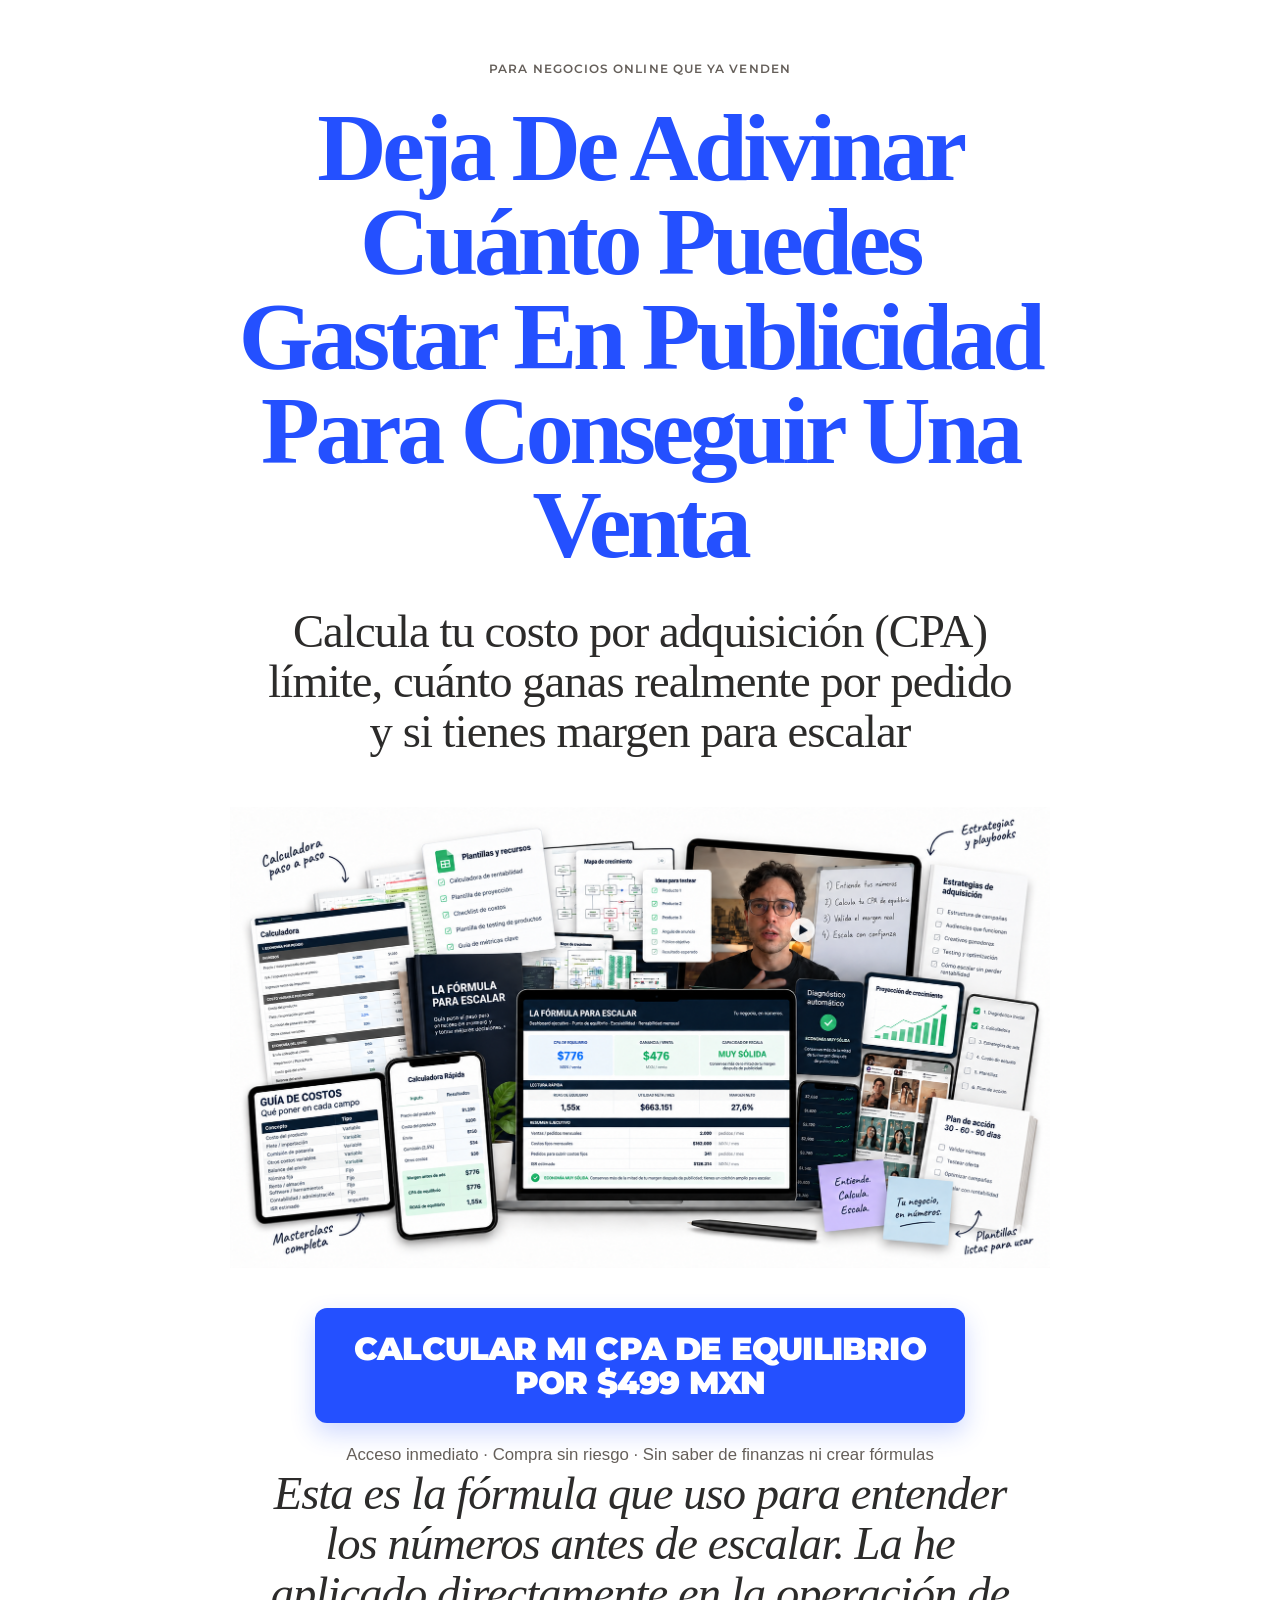
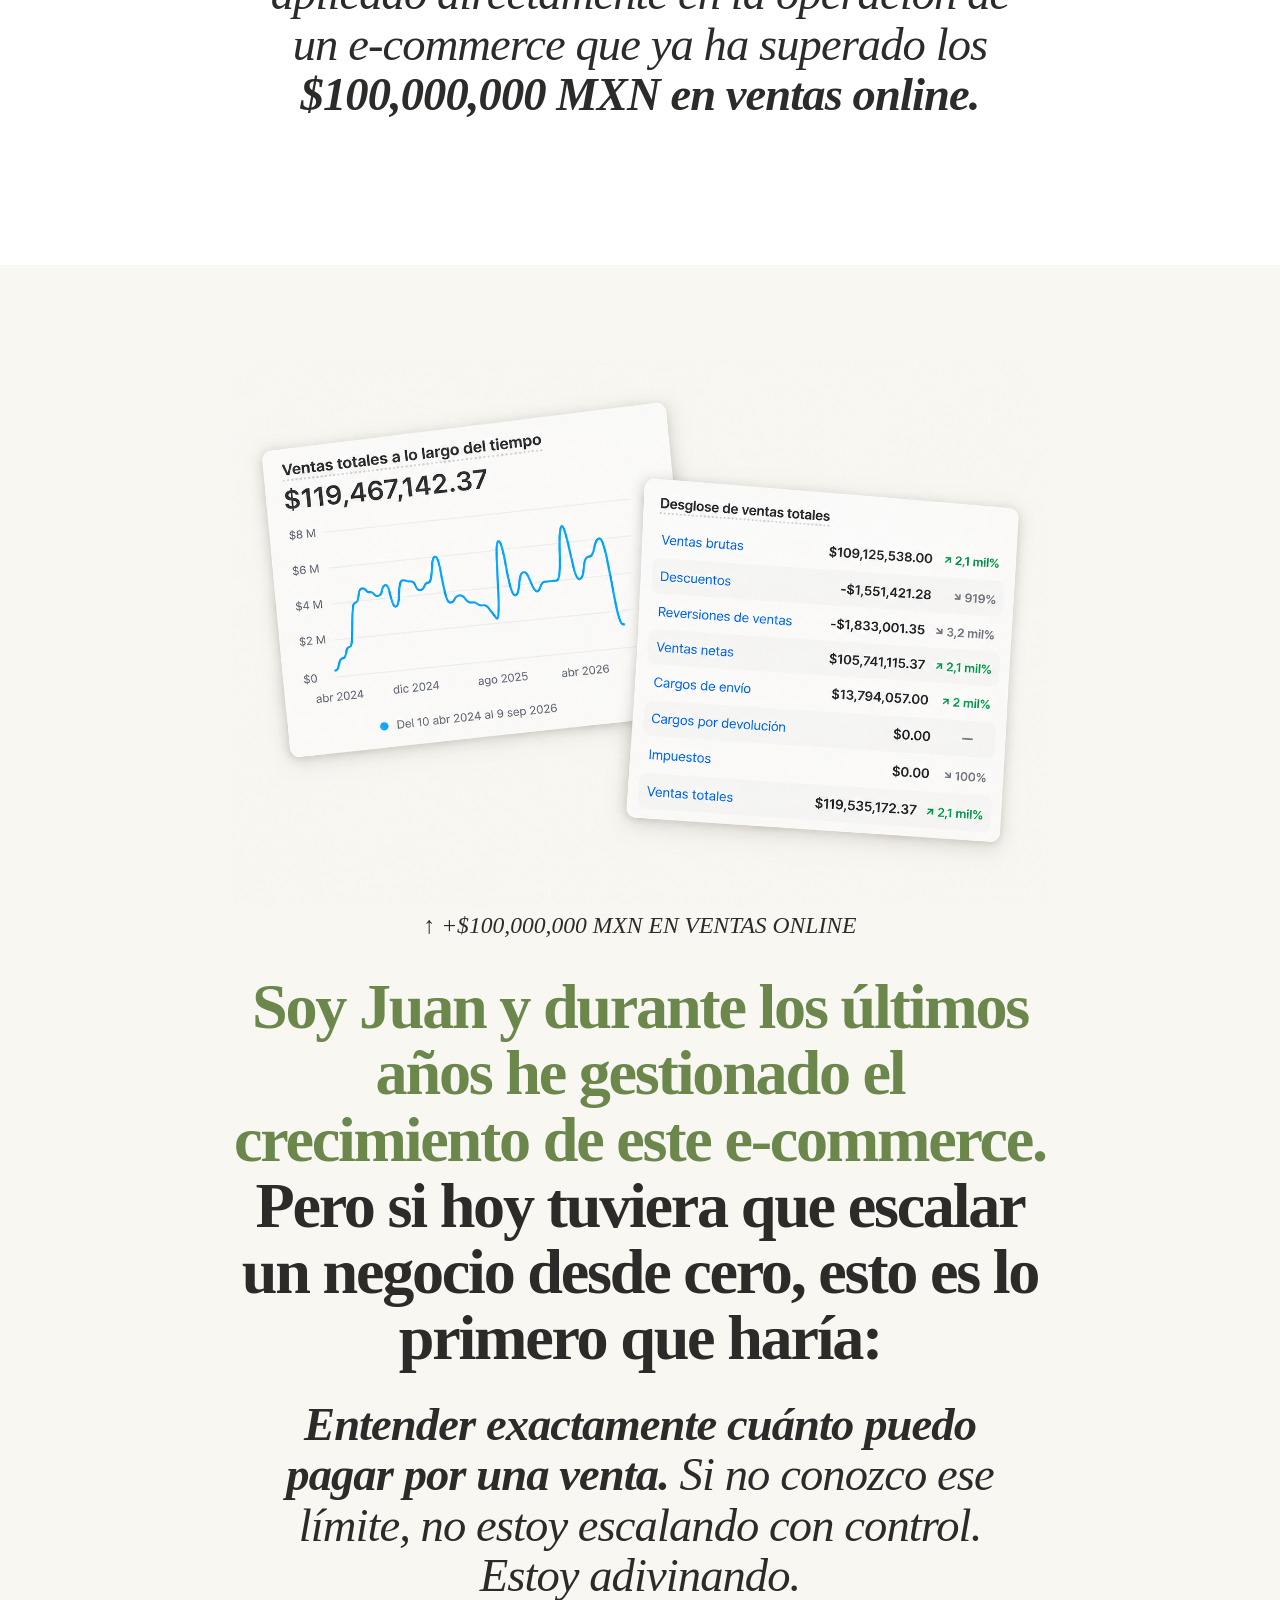
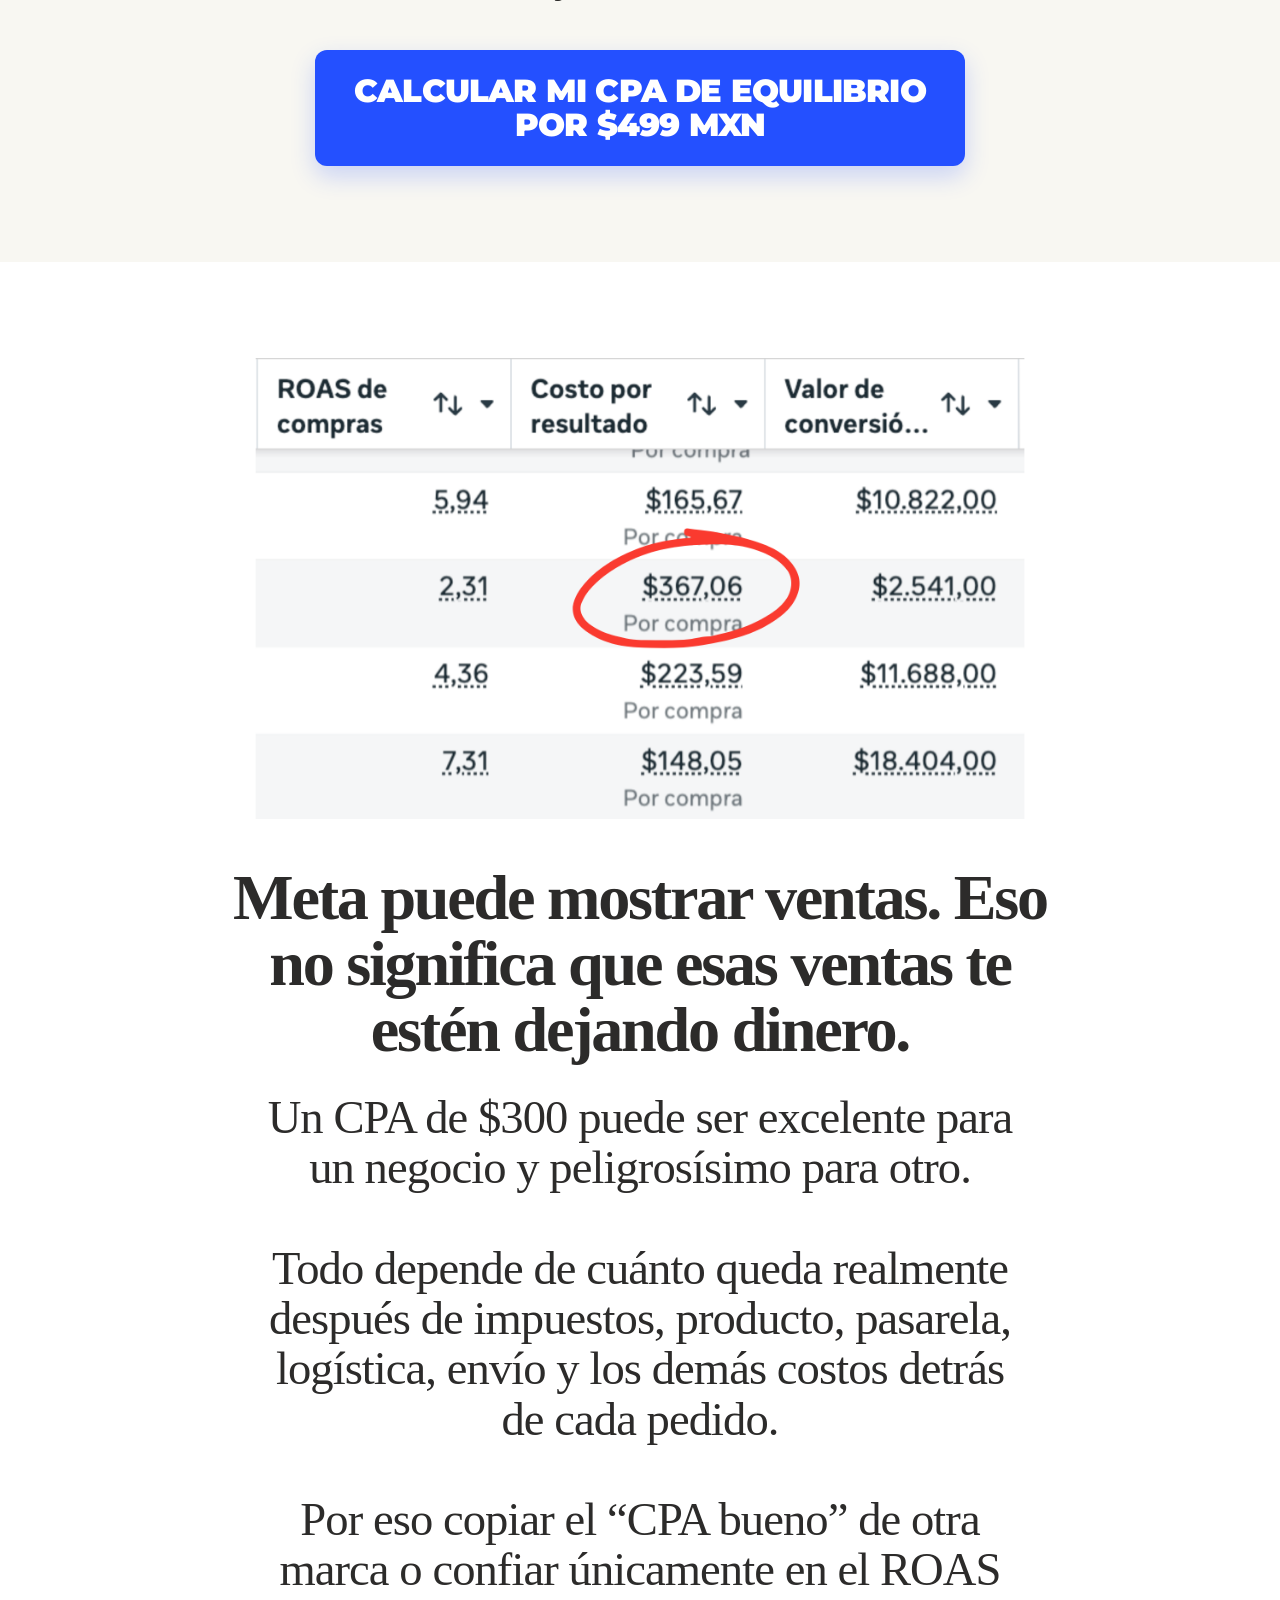
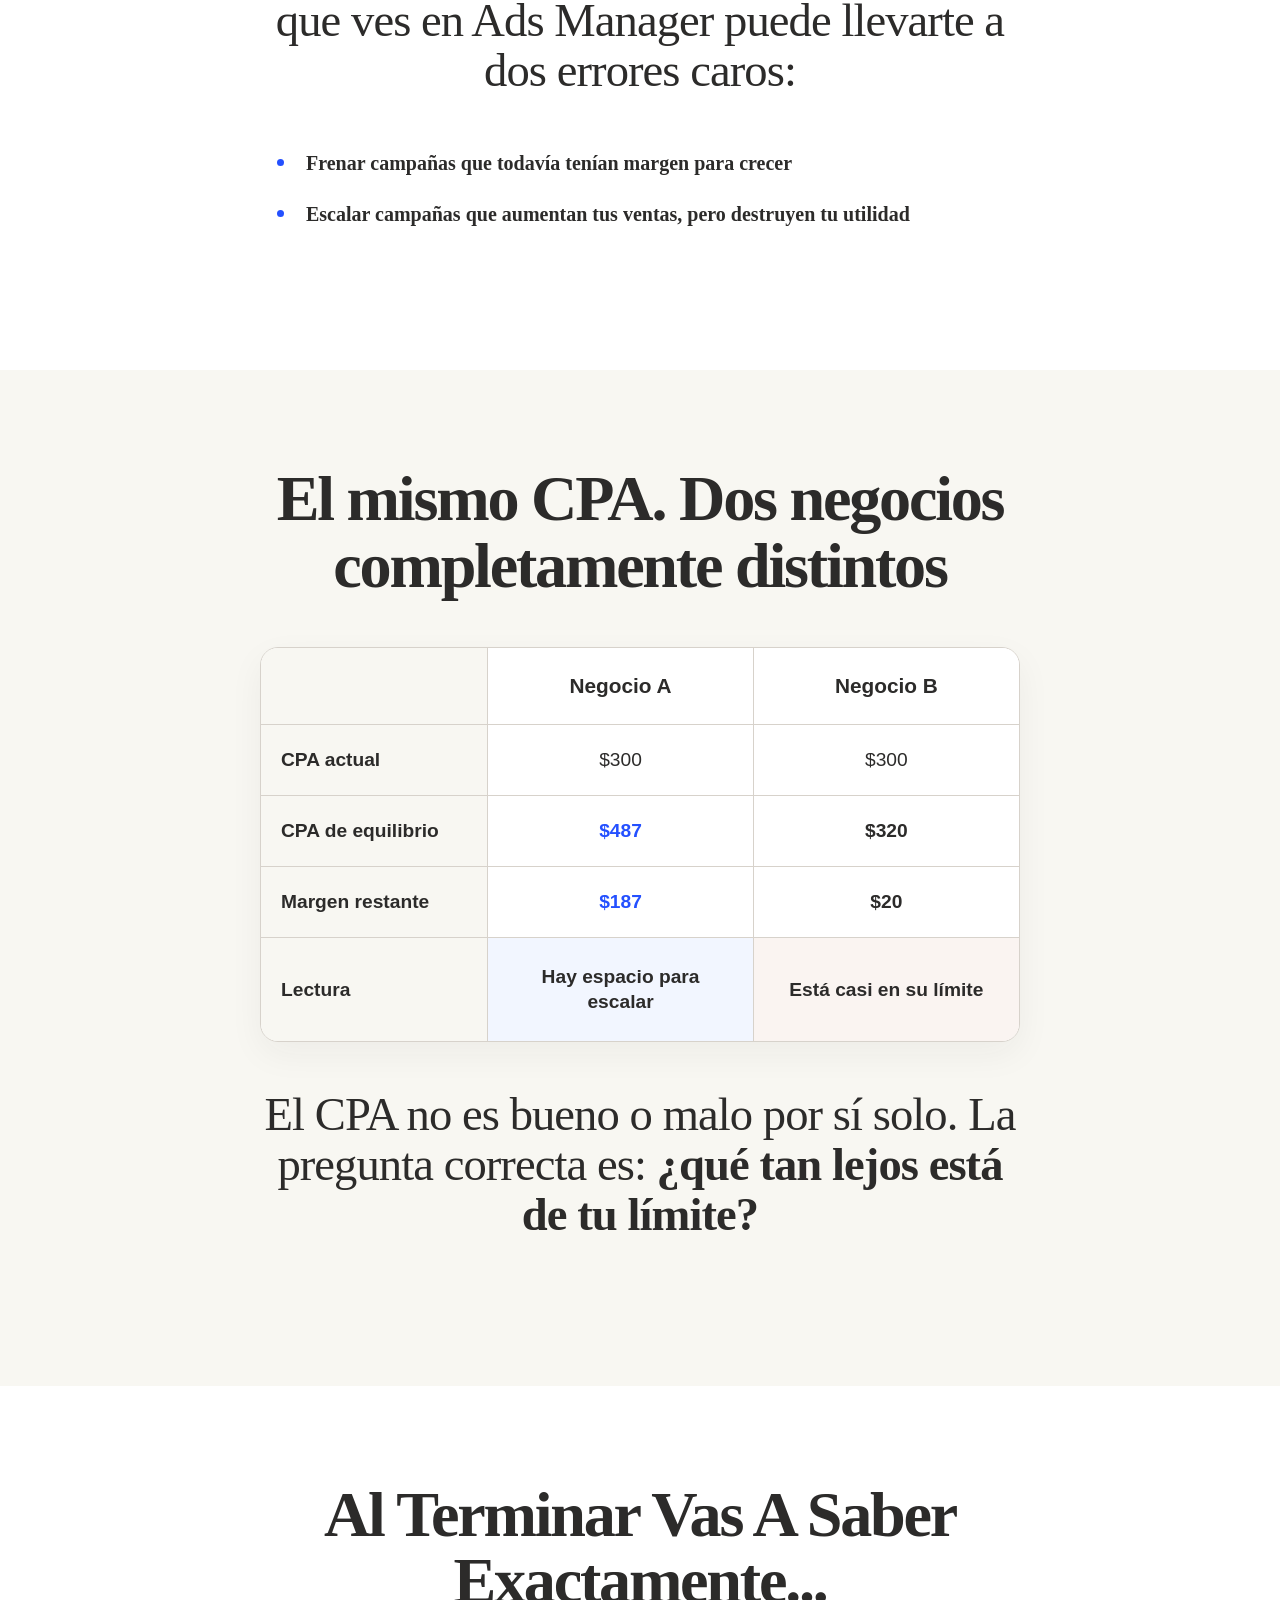
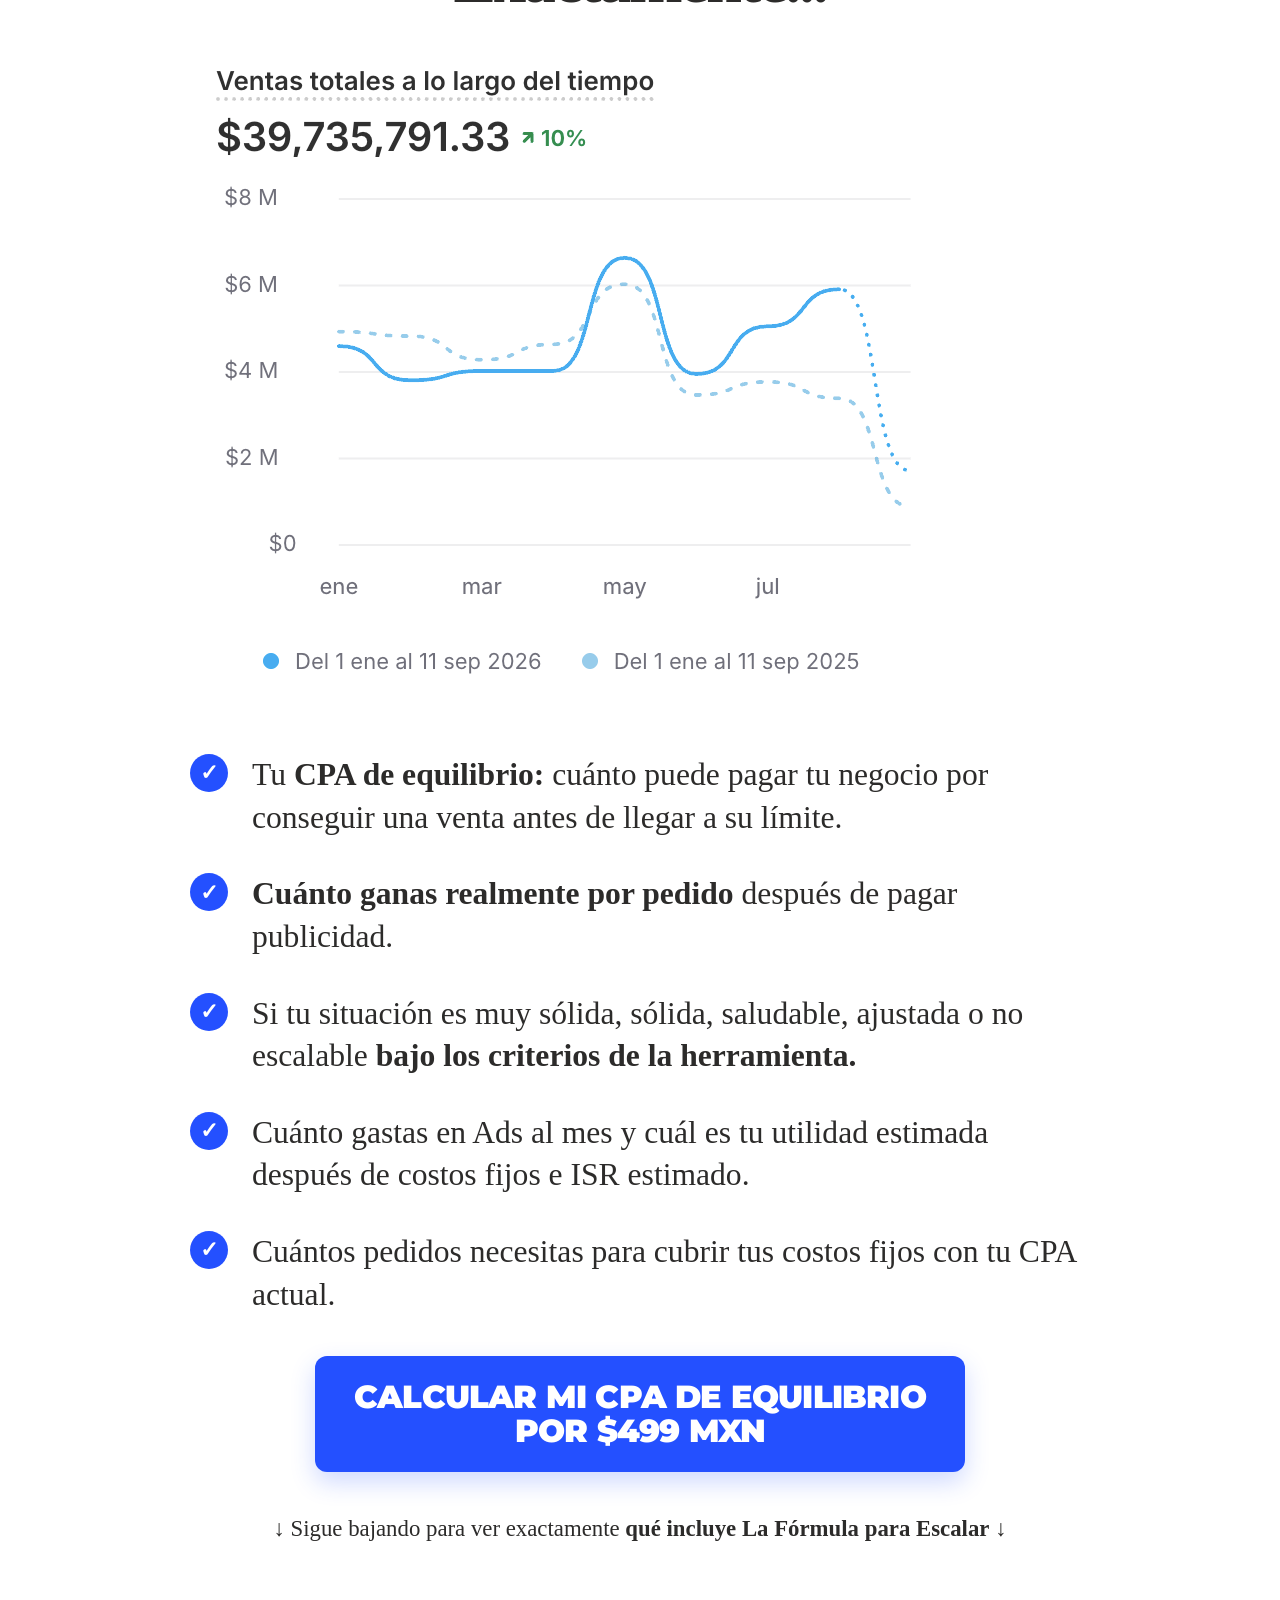
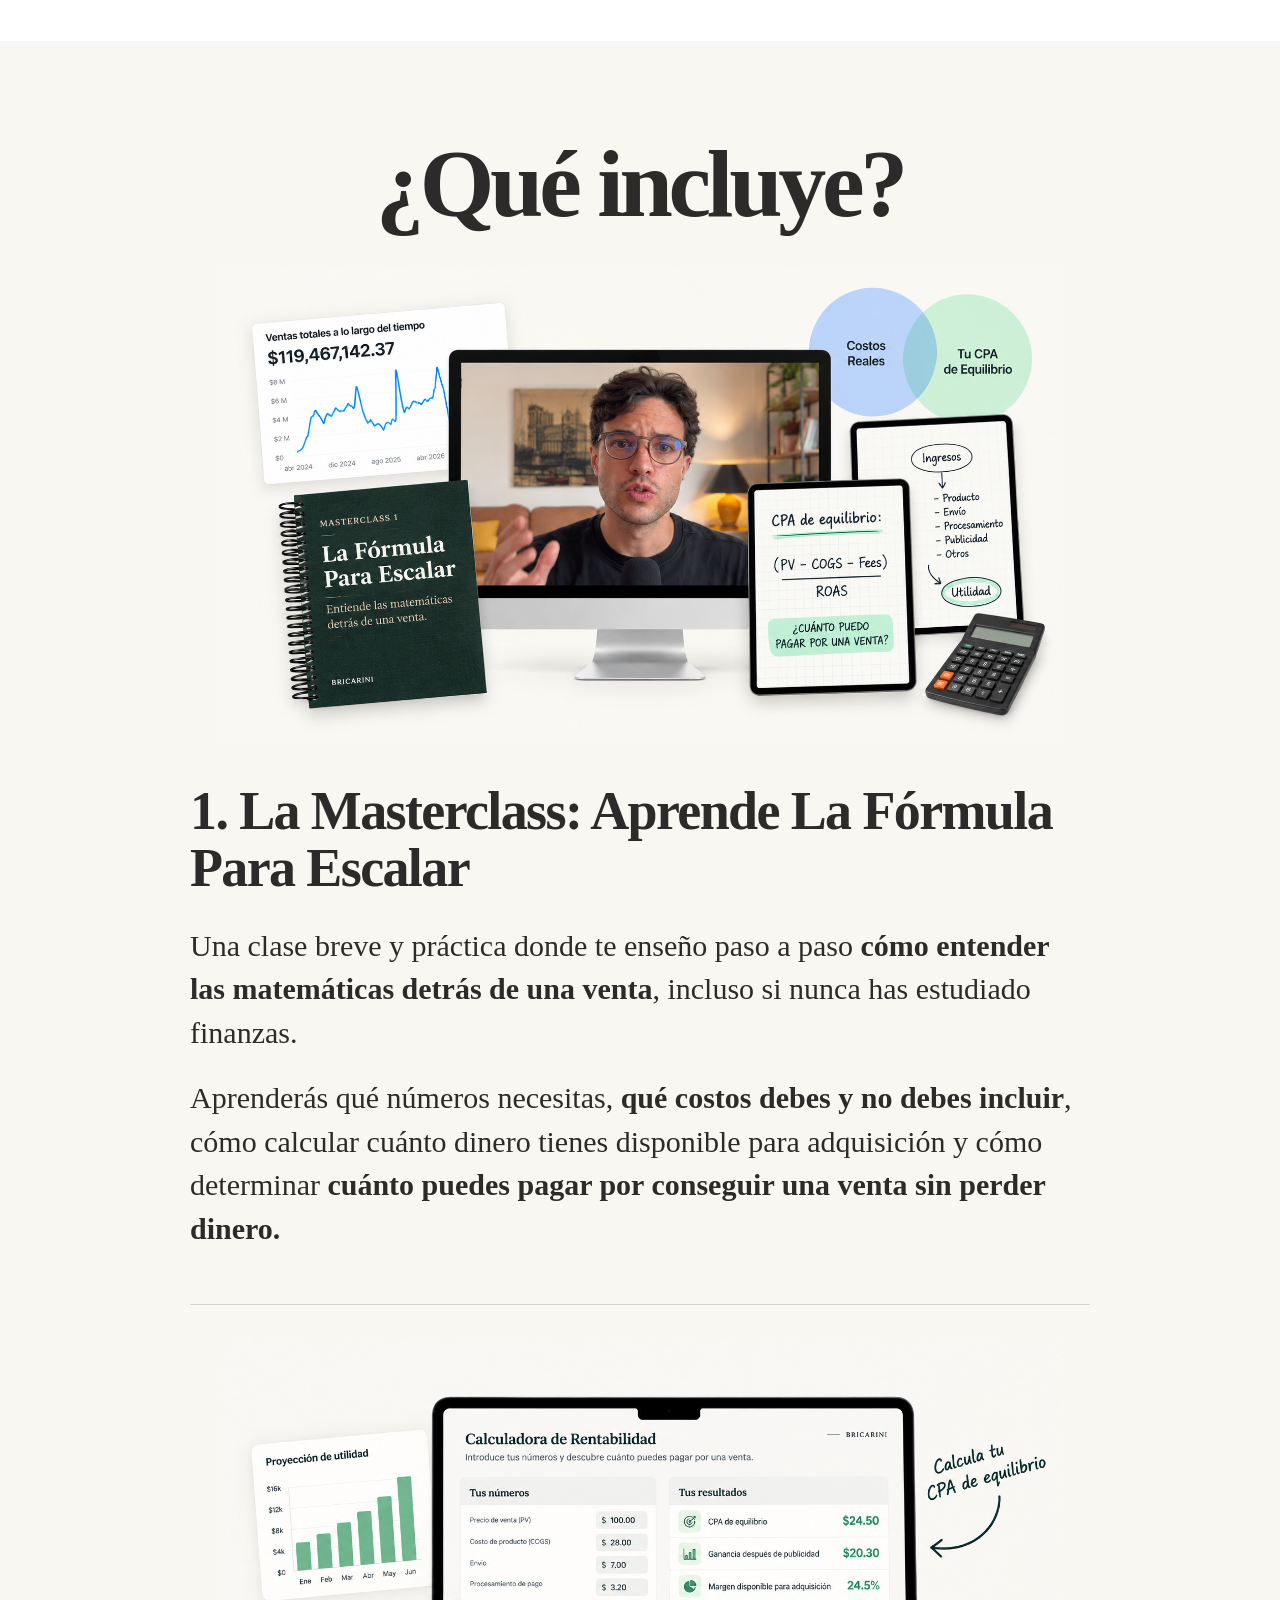
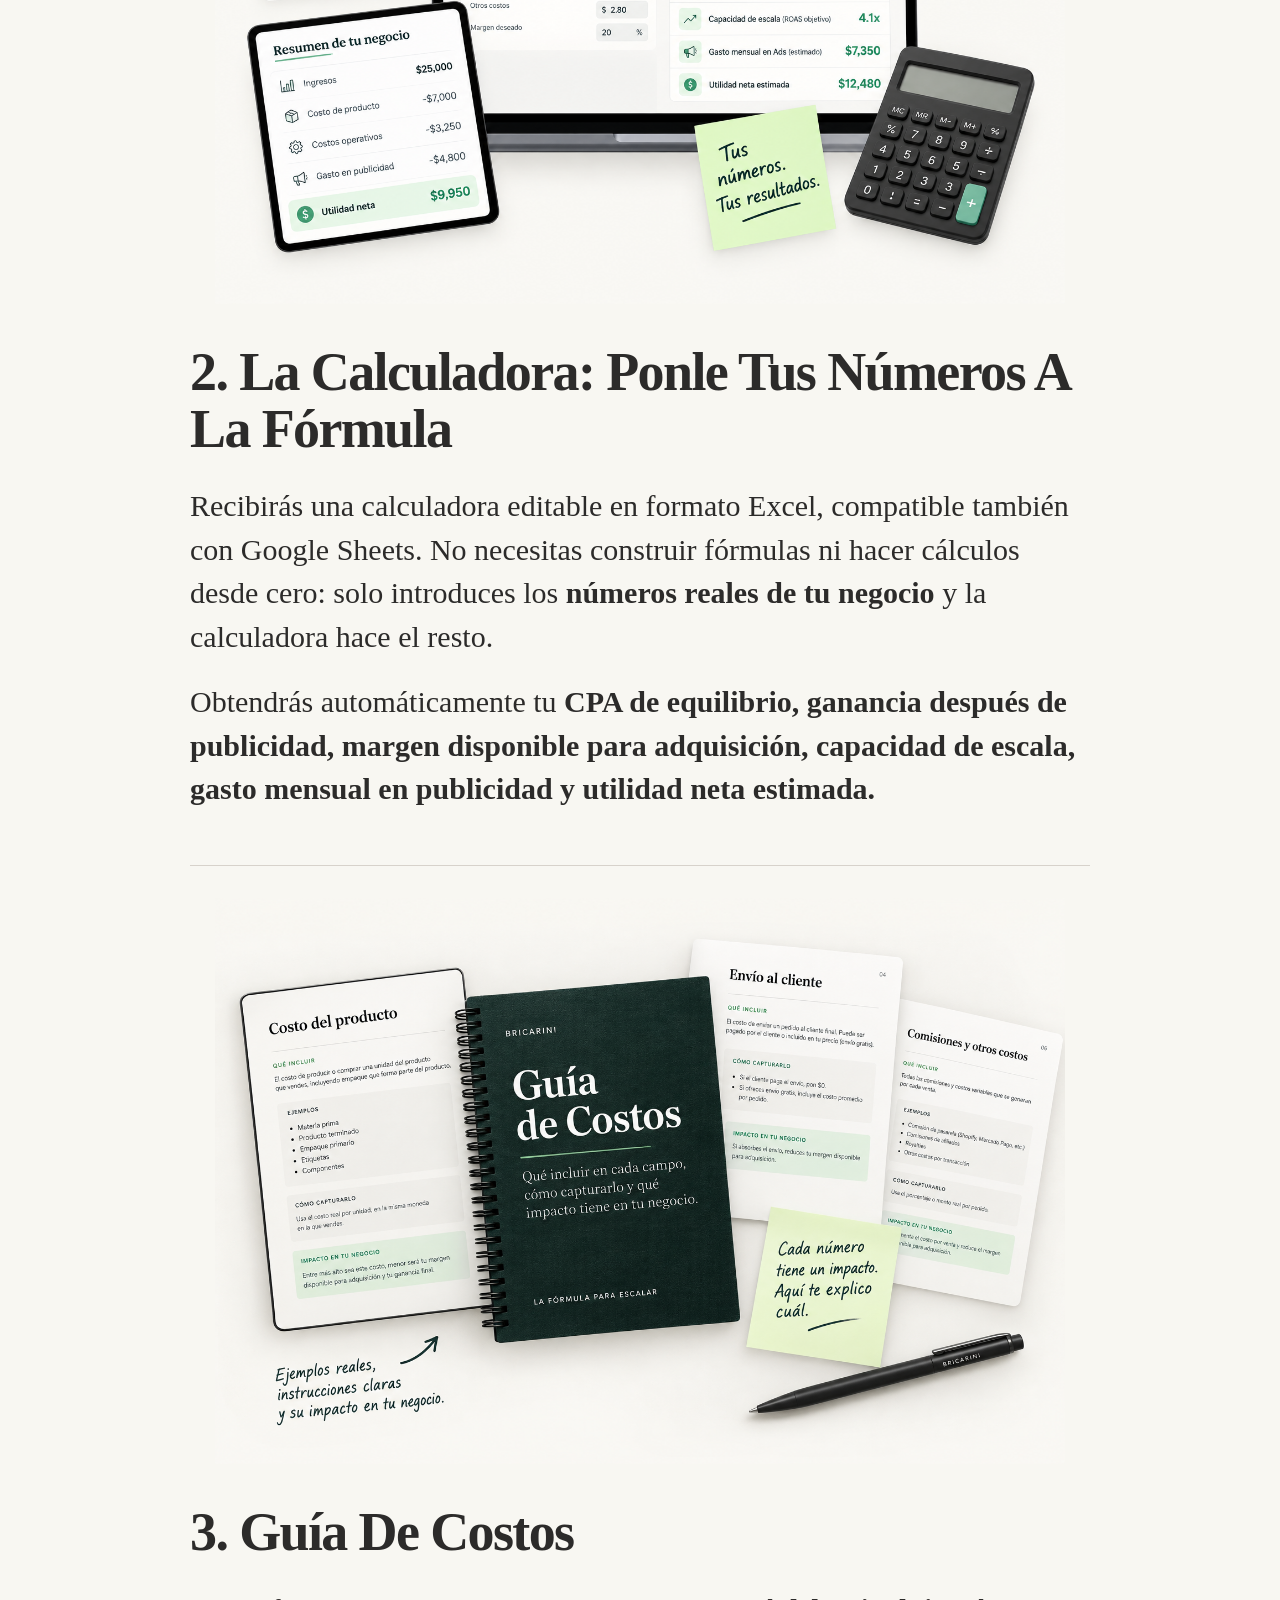
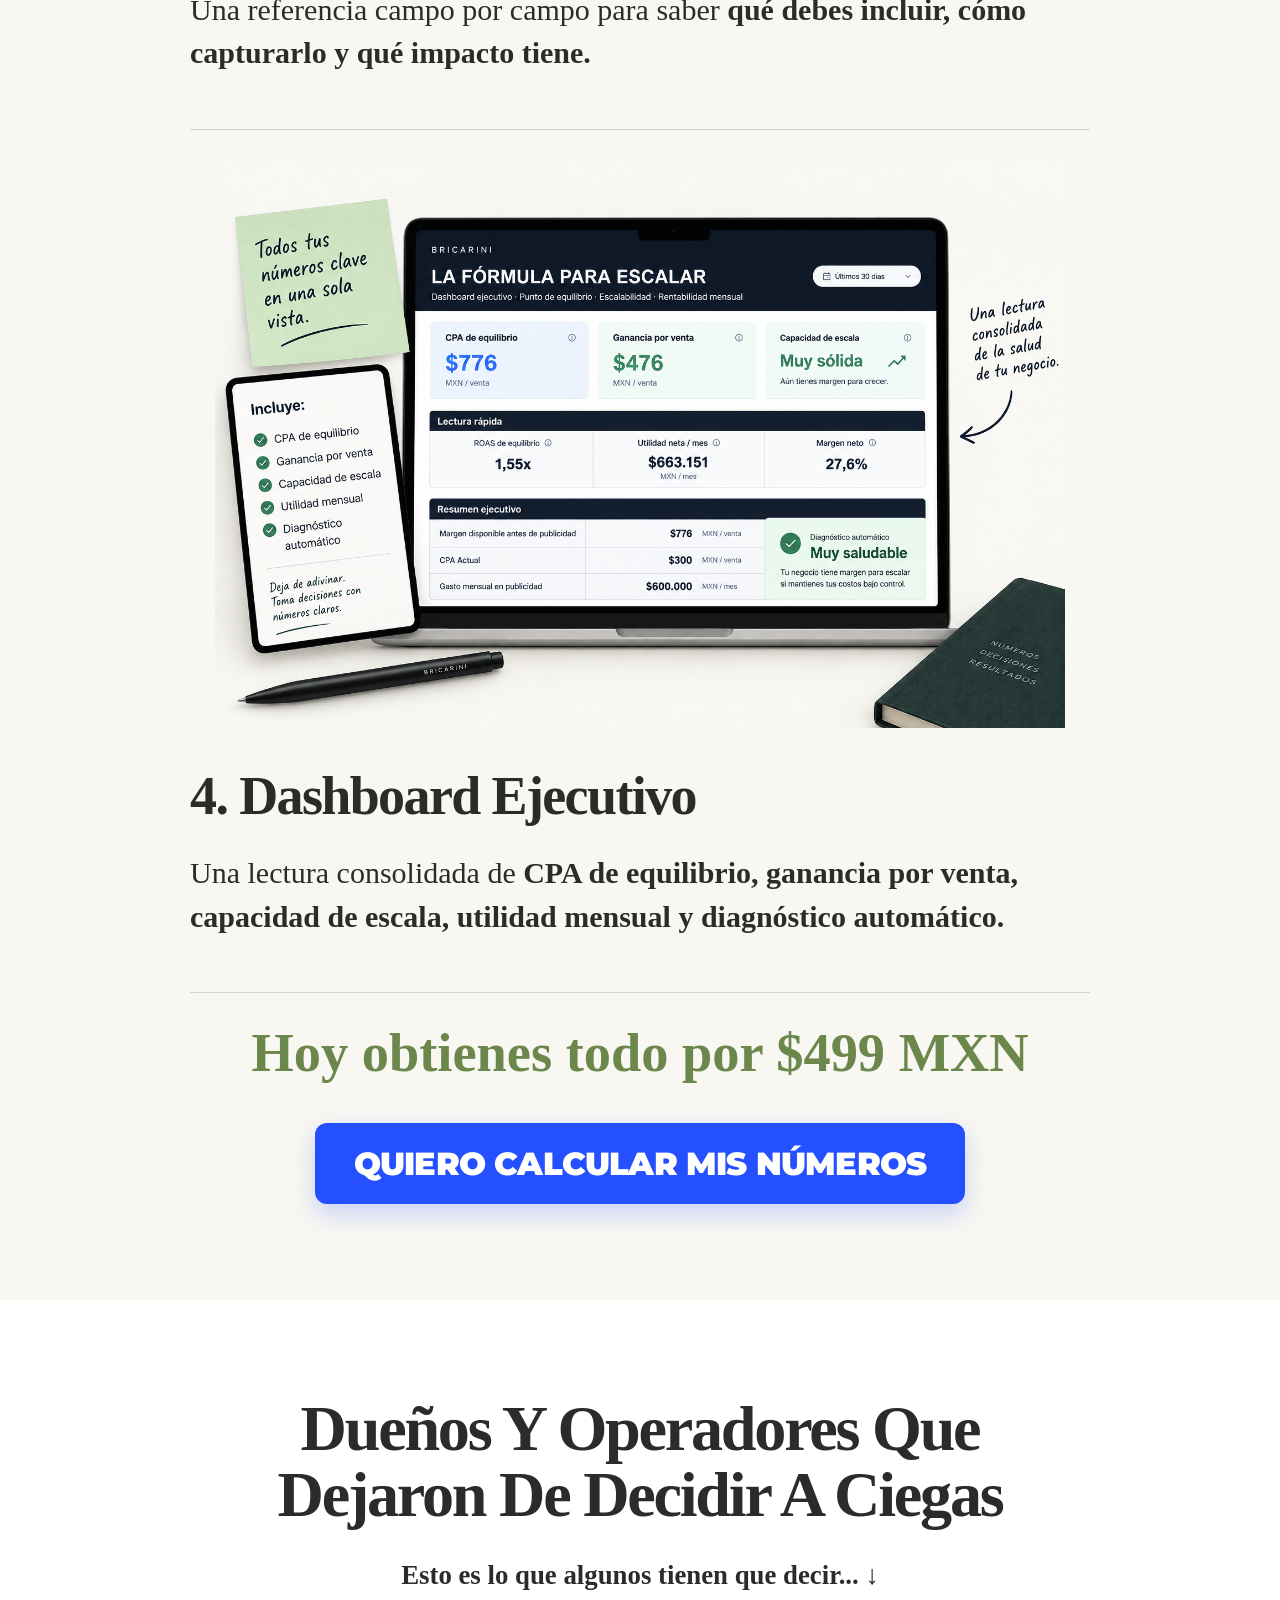
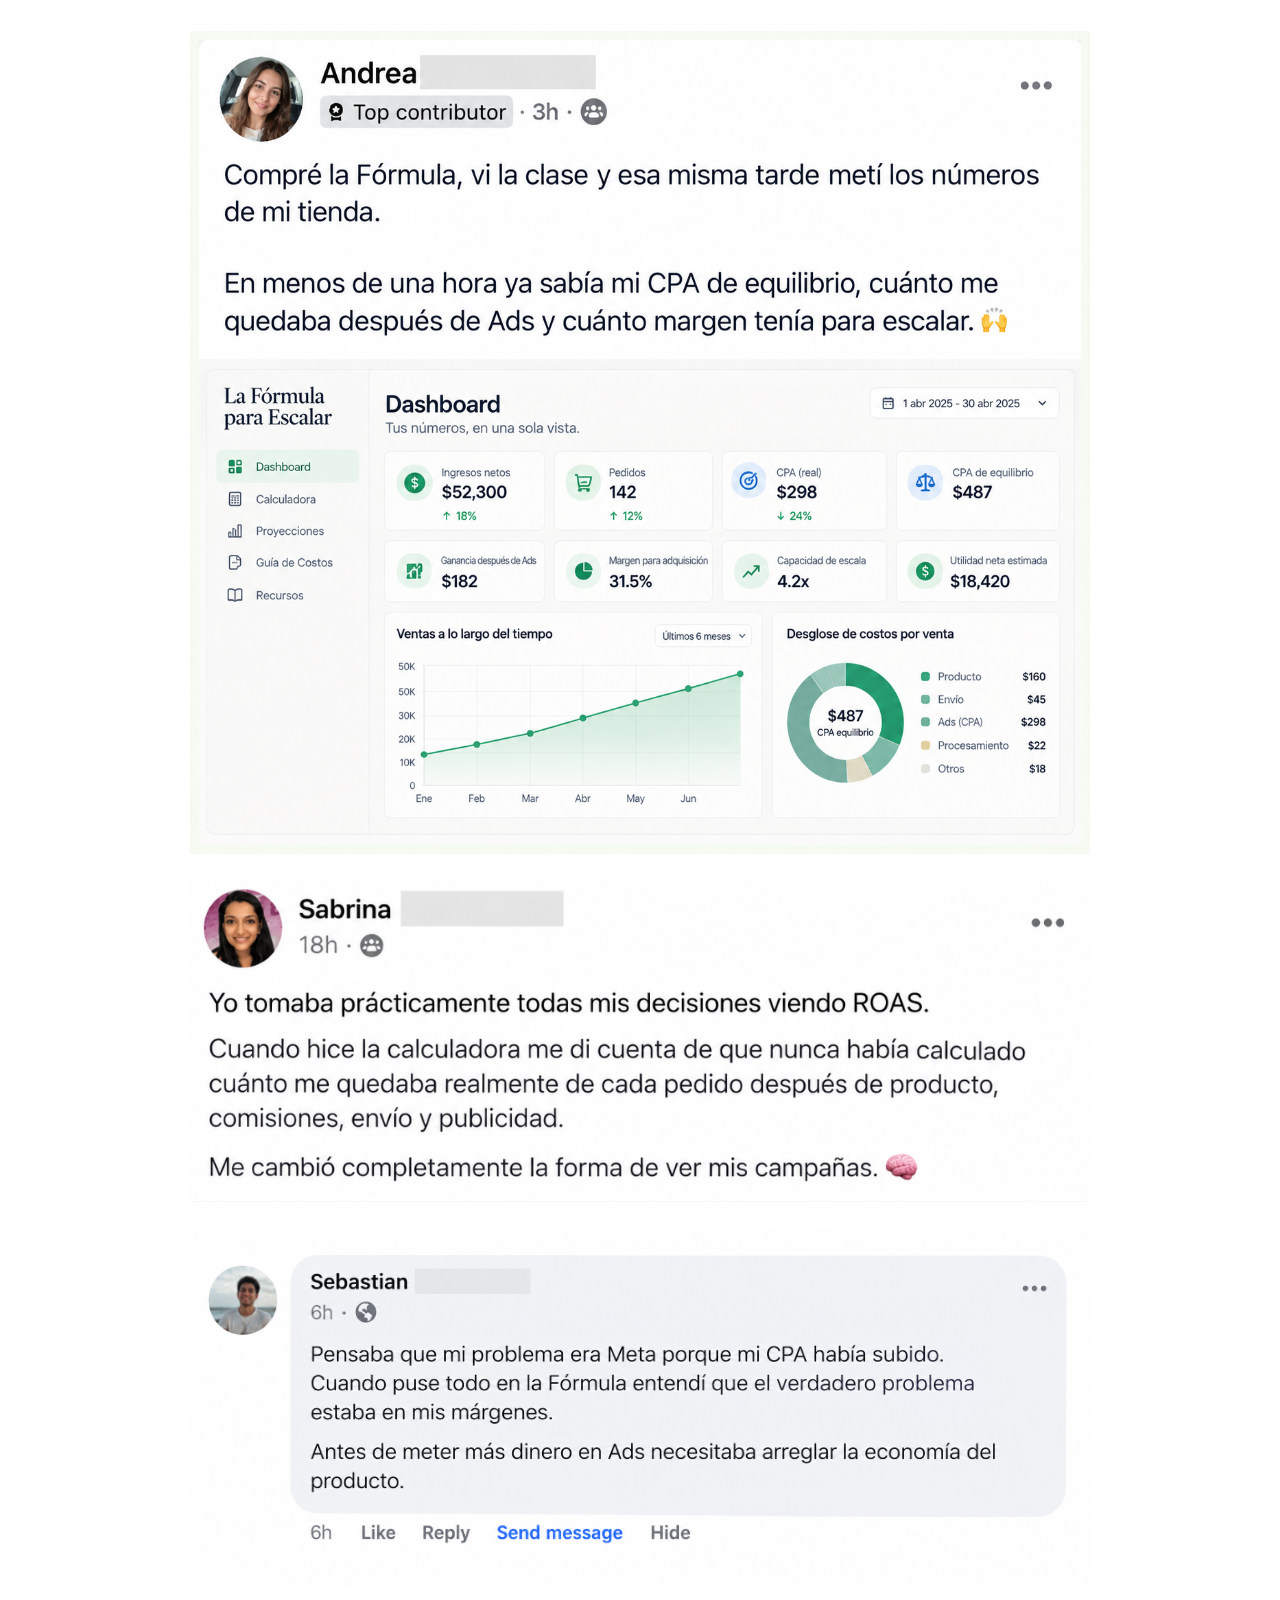
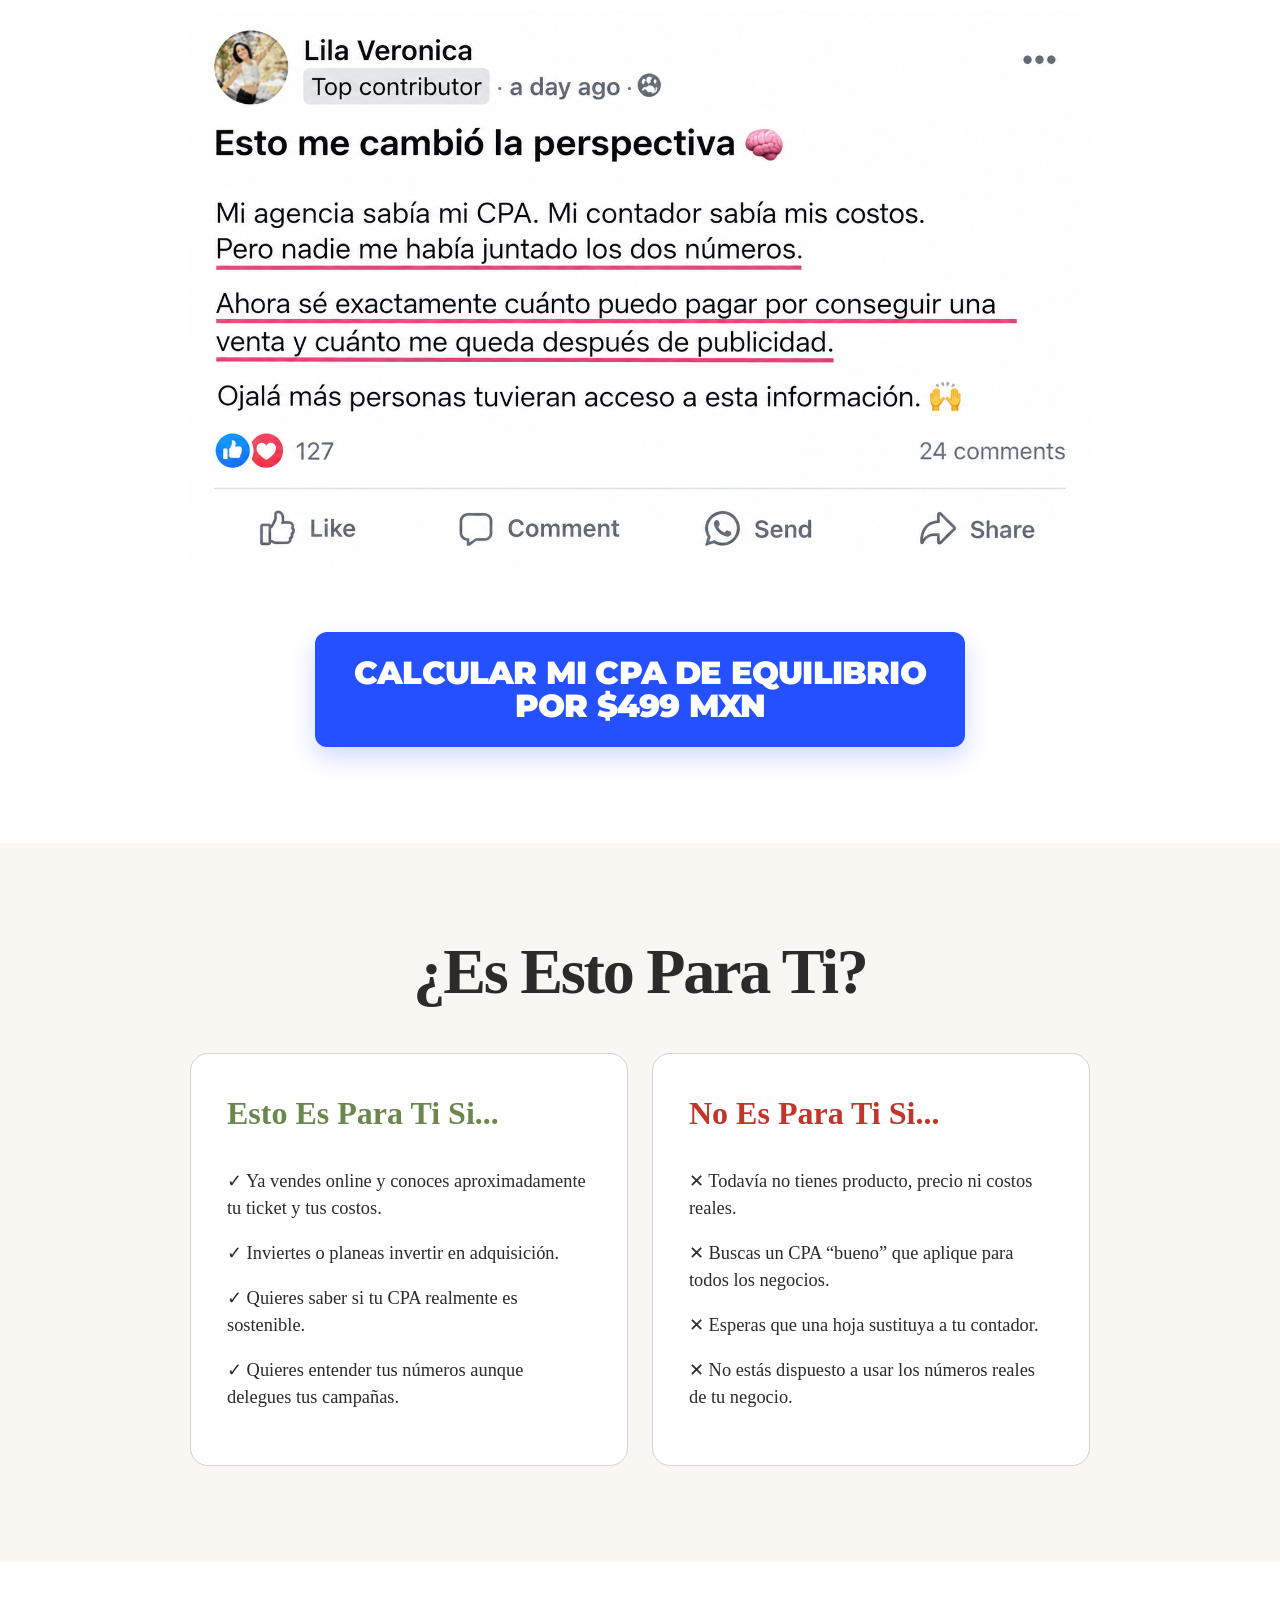
<file: index.html>
<!DOCTYPE html>
<html lang="es">
<head>
  <meta charset="UTF-8" />
  <meta name="viewport" content="width=device-width, initial-scale=1.0" />
  <title>La Fórmula para Escalar</title>
  <meta name="description" content="Descubre cuánto puedes pagar por conseguir una venta online y entiende tus números para tomar mejores decisiones de crecimiento." />
  <meta property="og:title" content="La Fórmula para Escalar" />
  <meta property="og:description" content="Descubre cuánto puedes pagar por conseguir una venta online." />
  <meta property="og:type" content="website" />
  <meta property="og:image" content="assets/og-placeholder.png" />
  <meta name="theme-color" content="#efe9ff" />
<!-- Google tag (gtag.js) -->
<script async src="https://www.googletagmanager.com/gtag/js?id=G-ZEXXTVZVHN"></script>
<script>
  window.dataLayer = window.dataLayer || [];
  function gtag(){dataLayer.push(arguments);}
  gtag('js', new Date());
  gtag('config', 'G-ZEXXTVZVHN');
</script>
  <!-- Meta Pixel Code -->
<script>
!function(f,b,e,v,n,t,s)
{if(f.fbq)return;n=f.fbq=function(){n.callMethod?
n.callMethod.apply(n,arguments):n.queue.push(arguments)};
if(!f._fbq)f._fbq=n;n.push=n;n.loaded=!0;n.version='2.0';
n.queue=[];t=b.createElement(e);t.async=!0;
t.src=v;s=b.getElementsByTagName(e)[0];
s.parentNode.insertBefore(t,s)}(window, document,'script',
'https://connect.facebook.net/en_US/fbevents.js');
fbq('init', '1082179588056948');
fbq('track', 'PageView');
</script>
<noscript><img height="1" width="1" style="display:none"
src="https://www.facebook.com/tr?id=1082179588056948&ev=PageView&noscript=1"
/></noscript>
<!-- End Meta Pixel Code -->
<link rel="preconnect" href="https://fonts.googleapis.com">
<link rel="preconnect" href="https://fonts.gstatic.com" crossorigin>
<link href="https://fonts.googleapis.com/css2?family=Montserrat:wght@700;800;900&display=swap" rel="stylesheet">
  <link rel="stylesheet" href="styles.css" />
</head>

<body>
  <main>
    <!-- HERO -->
    <section class="section section-white hero">
      <div class="container narrow center">
        <p class="hero-kicker">
          PARA NEGOCIOS ONLINE QUE YA VENDEN
        </p>
        <h1 class="display lavender">Deja De Adivinar Cuánto Puedes Gastar En Publicidad Para Conseguir Una Venta</h1>
        <h2 class="subhead">Calcula tu costo por adquisición (CPA) límite, cuánto ganas realmente por pedido y si tienes margen para escalar</h2>
        <div class="hero-product">
          <img
    src="assets/formula-para-escalar-hero.png"
    alt="La Fórmula para Escalar - calculadora, dashboard y herramientas"
            >
        </div>
        <a class="cta" href="https://pay.hotmart.com/D107561639W?checkoutMode=10" data-checkout>
          CALCULAR MI CPA DE EQUILIBRIO POR $499 MXN
        </a>
        <p class="microlegend">Acceso inmediato · Compra sin riesgo · Sin saber de finanzas ni crear fórmulas</p>
        
        <p class="lead italic">
  Esta es la fórmula que uso para entender los números antes de escalar. La he aplicado directamente en la operación de un e-commerce que ya ha superado los <strong>$100,000,000 MXN en ventas online.</strong>
</p>
      </div>
    </section>

    <!-- PROOF + ORIGIN -->
    <section class="section section-tint">
      <div class="container narrow center">
       <img
  src="assets/prueba-100m-ventas.png"
  alt="Más de 100 millones de pesos en ventas online"
  class="proof-image"
/>
        <p class="eyebrow">↑ +$100,000,000 MXN EN VENTAS ONLINE</p>

        <h2 class="section-title">
          <span class="olive">Soy Juan y durante los últimos años he gestionado el crecimiento de este e-commerce.</span> Pero si hoy tuviera que escalar un negocio desde cero, esto es lo primero que haría:
        </h2>
      <p class="lead italic">
  <strong>Entender exactamente cuánto puedo pagar por una venta.</strong>
  Si no conozco ese límite, no estoy escalando con control. Estoy adivinando.
</p>
        <a class="cta" href="https://pay.hotmart.com/D107561639W?checkoutMode=10" data-checkout>
          CALCULAR MI CPA DE EQUILIBRIO POR $499 MXN
        </a>
      </div>
    </section>

    <!-- PROBLEMA -->
<section class="section section-white">
  <div class="container narrow center">
<img
    src="assets/admin.png"
    alt="administrador de anuncios en meta"
            />
    <br><br>
     <h2 class="section-title">Meta puede mostrar ventas. Eso no significa que esas ventas te estén dejando dinero.</h2>

    <p class="lead">
      Un CPA de $300 puede ser excelente para un negocio
      y peligrosísimo para otro.
<br/> <br/>
      Todo depende de cuánto queda realmente después de
      impuestos, producto, pasarela, logística, envío
      y los demás costos detrás de cada pedido.
  <br><br>Por eso copiar el &ldquo;CPA bueno&rdquo; de otra marca o confiar únicamente en el ROAS que ves en Ads Manager puede llevarte a dos errores caros:</p>
     <ul class="mini-list">
          <strong><li>Frenar campañas que todavía tenían margen para crecer</li>
          <li>Escalar campañas que aumentan tus ventas, pero destruyen tu utilidad</li></strong>
        </ul>
  </div>
</section>

<!-- CPA DEMO -->
<section class="section section-tint">
 <div class="container medium center">
        <h2 class="section-title">El mismo CPA. Dos negocios completamente distintos</h2>
        <table class="case-table">
          <tr>
            <th></th>
            <th>Negocio A</th>
            <th>Negocio B</th>
          </tr>
          <tr>
            <td>CPA actual</td>
            <td>$300</td>
            <td>$300</td>
          </tr>
          <tr>
            <td>CPA de equilibrio</td>
            <td>$487</td>
            <td>$320</td>
          </tr>
          <tr>
            <td>Margen restante</td>
            <td>$187</td>
            <td>$20</td>
          </tr>
         <tr>
  <td>Lectura</td>
  <td><strong>Hay espacio para escalar</strong></td>
  <td><strong>Está casi en su límite</strong></td>
</tr>
        </table>
<br/><br/>
    <p class="lead center">
      El CPA no es bueno o malo por sí solo. La pregunta correcta es: <strong>¿qué tan lejos está de tu límite?</strong>
    </p>
  </div>
</section>
    
    <!-- RESULTS -->
<section class="section section-white">
  <div class="container medium">
    <h2 class="section-title center">
      Al Terminar Vas A Saber Exactamente...
    </h2>
    <img
    src="assets/al-terminar.png"
    alt="al terminar"
            />
    <div class="checklist">

      <div class="check-row">
        <div class="check">✓</div>
        <p>
          Tu <strong>CPA de equilibrio:</strong> cuánto puede pagar tu negocio
          por conseguir una venta antes de llegar a su límite.
        </p>
      </div>
      <div class="check-row">
        <div class="check">✓</div>
        <p>
          <strong>Cuánto ganas realmente por pedido</strong>
          después de pagar publicidad.
        </p>
      </div>
      <div class="check-row">
        <div class="check">✓</div>
        <p>
         Si tu situación es muy sólida, sólida, saludable, ajustada o no escalable <strong>bajo los criterios de la herramienta.</strong>
        </p>
      </div>
      <div class="check-row">
        <div class="check">✓</div>
        <p>
          Cuánto gastas en Ads al mes y cuál es tu utilidad estimada después de costos fijos e ISR estimado.
        </p>
      </div>
      <div class="check-row">
        <div class="check">✓</div>
        <p>
          Cuántos pedidos necesitas para cubrir tus costos fijos con tu CPA actual.
        </p>
      </div>
    </div>
        <a class="cta" href="https://pay.hotmart.com/D107561639W?checkoutMode=10" data-checkout>
          CALCULAR MI CPA DE EQUILIBRIO POR $499 MXN
        </a>
        <p class="scroll-note center">↓ Sigue bajando para ver exactamente <strong>qué incluye La Fórmula para Escalar</strong> ↓</p>
      </div>
    </section>

    <!-- WHAT'S INCLUDED -->
<section class="section section-tint">
  <div class="container medium">
    <h2 class="display dark center">¿Qué incluye?</h2>

    <!-- MASTERCLASS -->
    <article class="offer-card">
      <img
        src="assets/masterclass-formula.png"
        alt="Masterclass La Fórmula Para Escalar"
        class="product-mockup"
      />
      <h3>1. La Masterclass: Aprende La Fórmula Para Escalar</h3>
      <p>
        Una clase breve y práctica donde te enseño paso a paso
        <strong>cómo entender las matemáticas detrás de una venta</strong>,
        incluso si nunca has estudiado finanzas.
      </p>
      <p>
        Aprenderás qué números necesitas,
        <strong>qué costos debes y no debes incluir</strong>,
        cómo calcular cuánto dinero tienes disponible para adquisición
        y cómo determinar
        <strong>cuánto puedes pagar por conseguir una venta sin perder dinero.</strong>
      </p>
    </article>

    <!-- CALCULADORA -->
    <article class="offer-card">
      <img
        src="assets/calculadora-dashboard.png"
        alt="Calculadora y Dashboard de La Fórmula para Escalar"
        class="product-mockup"
      />
      <h3>2. La Calculadora: Ponle Tus Números A La Fórmula</h3>
      <p>
Recibirás una calculadora editable en formato Excel, compatible también con Google Sheets. No necesitas construir fórmulas ni hacer cálculos desde cero: solo introduces los <strong>números reales de tu negocio</strong> y la calculadora hace el resto.
      </p>
      <p>
        Obtendrás automáticamente tu
        <strong>CPA de equilibrio, ganancia después de publicidad,
        margen disponible para adquisición, capacidad de escala,
        gasto mensual en publicidad y utilidad neta estimada.</strong>
      </p>
    </article>

        <article class="offer-card">
      <img
        src="assets/guia.png"
        alt="Guía de costos"
        class="product-mockup"
      />
      <h3>3. Guía De Costos</h3>
      <p>
        Una referencia campo por campo para saber 
        <strong>qué debes incluir, cómo capturarlo y qué impacto tiene.</strong>
      </p>
    </article>
        <article class="offer-card">
      <img
        src="assets/dashboard.png"
        alt="Dashboard de La Fórmula Para Escalar"
        class="product-mockup"
      />
      <h3>4. Dashboard Ejecutivo</h3>
      <p>
        Una lectura consolidada de 
        <strong>CPA de equilibrio, ganancia por venta, capacidad de escala, utilidad mensual y diagnóstico automático.</strong>
      </p>
    </article>

    <!-- OFERTA COMPLETA -->
    <div class="center">
      <h3 style="font-size: clamp(2rem, 5vw, 3.4rem); color: #6B874C; margin: 28px auto 10px; line-height: 1.05;">
        Hoy obtienes todo por $499 MXN
      </h3>
      <a
        class="cta"
        href="https://pay.hotmart.com/D107561639W?checkoutMode=10"
        data-checkout
      >
        QUIERO CALCULAR MIS NÚMEROS
      </a>
    </div>
  </div>
</section>

    <!-- TESTIMONIALS -->
    <section class="section section-white testimonials" id="testimonials">
      <div class="container medium">
        <h2 class="section-title center">Dueños Y Operadores Que Dejaron De Decidir A Ciegas</h2>
        <p class="testimonial-intro center"><strong>Esto es lo que algunos tienen que decir... ↓</strong></p>
        <div class="testimonial-grid">
          <img
  src="assets/testimonial-andrea.png"
  alt="Testimonio de Andrea sobre La Fórmula para Escalar"
  class="testimonial-image"
/>
          <img
  src="assets/testimonio-sabrina.png"
  alt="Testimonio sobre La Fórmula para Escalar"
  class="testimonial-image"
/>
          <img
  src="assets/testimonio-sebastian.png"
  alt="Testimonio de Sebastian"
  class="testimonial-image"
>
          <img
  src="assets/testimonio-lila.png"
  alt="Testimonio sobre La Fórmula para Escalar"
  class="testimonial-image"
/>
        <a class="cta" href="https://pay.hotmart.com/D107561639W?checkoutMode=10" data-checkout>
          CALCULAR MI CPA DE EQUILIBRIO POR $499 MXN
        </a>
      </div>
    </section>
    <section class="section section-tint">
  <div class="container medium">
    <h2 class="section-title center">
      ¿Es Esto Para Ti?
    </h2>
    <div class="fit-grid">
      <div class="fit-card">
       <h3 class="fit-title fit-yes">Esto Es Para Ti Si...</h3>
        <p>✓ Ya vendes online y conoces aproximadamente tu ticket y tus costos.</p>
        <p>✓ Inviertes o planeas invertir en adquisición.</p>
        <p>✓ Quieres saber si tu CPA realmente es sostenible.</p>
        <p>✓ Quieres entender tus números aunque delegues tus campañas.</p>
      </div>
      <div class="fit-card">
        <h3 class="fit-title fit-no">No Es Para Ti Si...</h3>
        <p>✕ Todavía no tienes producto, precio ni costos reales.</p>
        <p>✕ Buscas un CPA “bueno” que aplique para todos los negocios.</p>
        <p>✕ Esperas que una hoja sustituya a tu contador.</p>
        <p>✕ No estás dispuesto a usar los números reales de tu negocio.</p>
      </div>
    </div>
  </div>
</section>

    <section class="section section-white">
  <div class="container narrow">
    <h2 class="section-title center">
      Preguntas Frecuentes
    </h2>
    <details class="faq-item">
      <summary>¿Necesito saber Excel o finanzas?</summary>
      <p>
        No. Solo completas las celdas indicadas. La masterclass y la guía
        te explican qué número va en cada campo.
      </p>
    </details>
    <details class="faq-item">
      <summary>¿Funciona si vendo varios productos?</summary>
      <p>
        Sí. Puedes trabajar con tu valor promedio del pedido y costos promedio
        representativos. Si tus productos tienen márgenes muy distintos,
        conviene analizarlos por separado.
      </p>
    </details>
    <details class="faq-item">
      <summary>¿Funciona si ofrezco envío gratis?</summary>
      <p>
       Sí. Dejas el envío cobrado al cliente en $0 e introduces tus costos de preparación y paquetería. La Fórmula los descontará del margen disponible antes de publicidad.
      </p>
    </details>
    <details class="faq-item">
  <summary>¿Cuánto dura la masterclass?</summary>
  <p>
    La masterclass dura aproximadamente 23 minutos y puedes verla a tu ritmo
    desde el acceso que recibirás en Hotmart.
  </p>
</details>
<details class="faq-item">
  <summary>¿En qué formato recibo la calculadora?</summary>
  <p>
    Recibirás una plantilla editable en formato Excel (.xlsx). Puedes utilizarla
    directamente en Microsoft Excel o subirla a Google Drive para abrirla y
    trabajarla en Google Sheets.
  </p>
</details>
<details class="faq-item">
  <summary>¿Cómo recibo el producto después de comprar?</summary>
  <p>
    Cuando Hotmart confirme tu pago, recibirás por correo electrónico las
    instrucciones para acceder a la masterclass y descargar todas las
    herramientas incluidas.
  </p>
</details>
<details class="faq-item">
  <summary>¿Por cuánto tiempo tendré acceso?</summary>
  <p>
    Tendrás acceso de por vida a la masterclass desde tu cuenta de Hotmart.
    Además, la calculadora, la guía de costos y el dashboard son descargables,
    por lo que podrás conservarlos.
  </p>
</details>
<details class="faq-item">
  <summary>¿Mi compra tiene garantía?</summary>
  <p>
    Sí. Tu compra está protegida por una garantía de 30 días. Si durante ese
    plazo decides que La Fórmula para Escalar no es para ti, puedes solicitar
    el reembolso directamente a través de Hotmart, sin preguntas ni
    complicaciones. Hotmart procesará la devolución al mismo método de pago
    utilizado en la compra.
  </p>
</details>
    <details class="faq-item">
      <summary>¿Esto sustituye a mi contador?</summary>
      <p>
        No. Es una herramienta educativa y de decisión operativa.
        Los cálculos fiscales son estimaciones y no sustituyen asesoría fiscal.
      </p>
    </details>
    <details class="faq-item">
      <summary>¿Y si todavía no hago publicidad?</summary>
      <p>
        Puedes calcular tu CPA de equilibrio aunque todavía no tengas
        un CPA actual.
      </p>
    </details>
  </div>
</section>

    <!-- FINAL -->
    <section class="section section-final">
      <div class="container narrow center">
        <h2 class="display lavender">Antes De Subir Presupuesto, Descubre Tu Límite</h2>
          <img
    src="assets/formula-para-escalar-hero.png"
    alt="La Fórmula para Escalar - calculadora, dashboard y herramientas"
            >
        <a class="cta" href="https://pay.hotmart.com/D107561639W?checkoutMode=10" data-checkout>
       CALCULAR MI CPA DE EQUILIBRIO POR $499 MXN
        </a>
      </div>
    </section>
  </main>

 <footer class="footer">
  <div class="container narrow center">
    <p>© 2026 La Fórmula para Escalar. Todos los derechos reservados.</p>
    <p>
      <a href="privacidad.html">Política de privacidad</a>
      ·
      <a href="terminos.html">Términos y condiciones</a>
    </p>
    <p>
      Este producto es de naturaleza educativa e informativa y no constituye asesoría financiera, fiscal, contable ni legal. Los resultados pueden variar.
    </p>
    <p>
      Este sitio no forma parte de Facebook, Meta o Google, ni está respaldado por dichas empresas.
    </p>
  </div>
</footer>
  
<script src="script.js"></script>
</body>
</html>
</file>
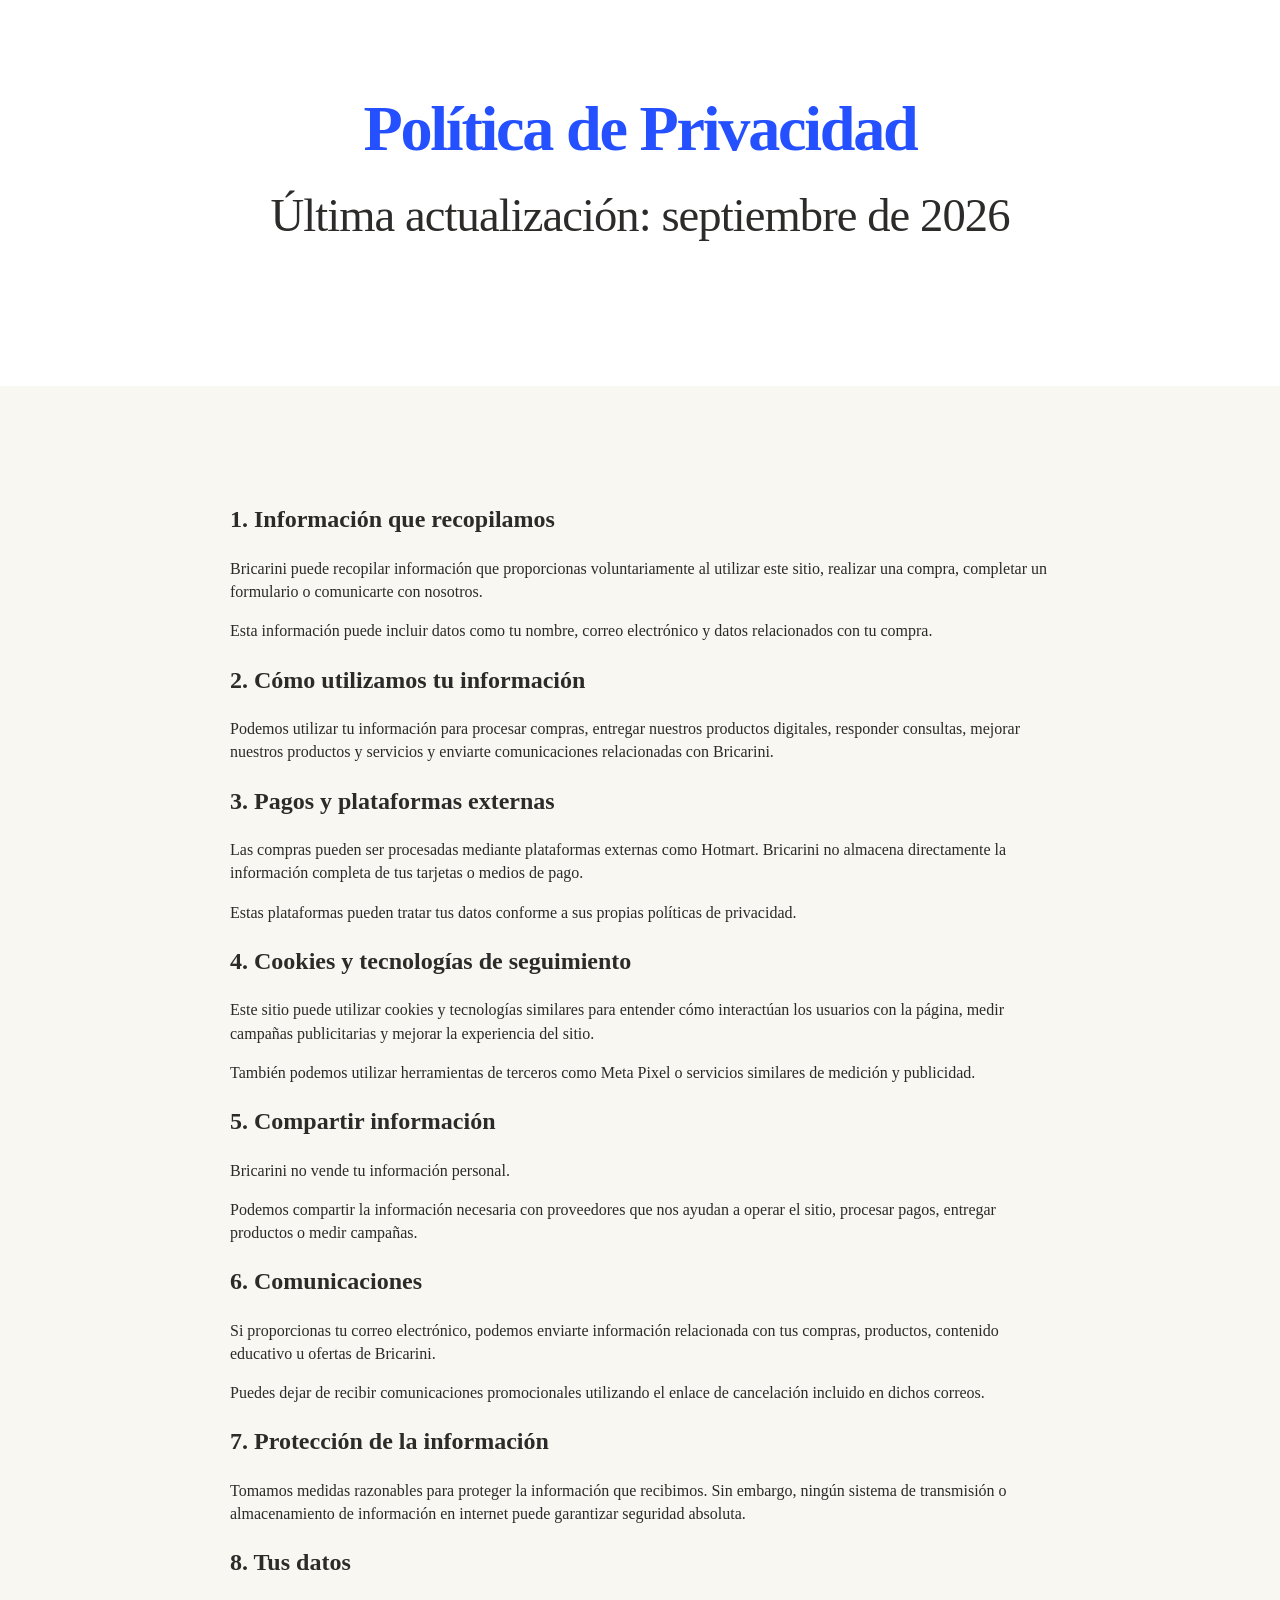
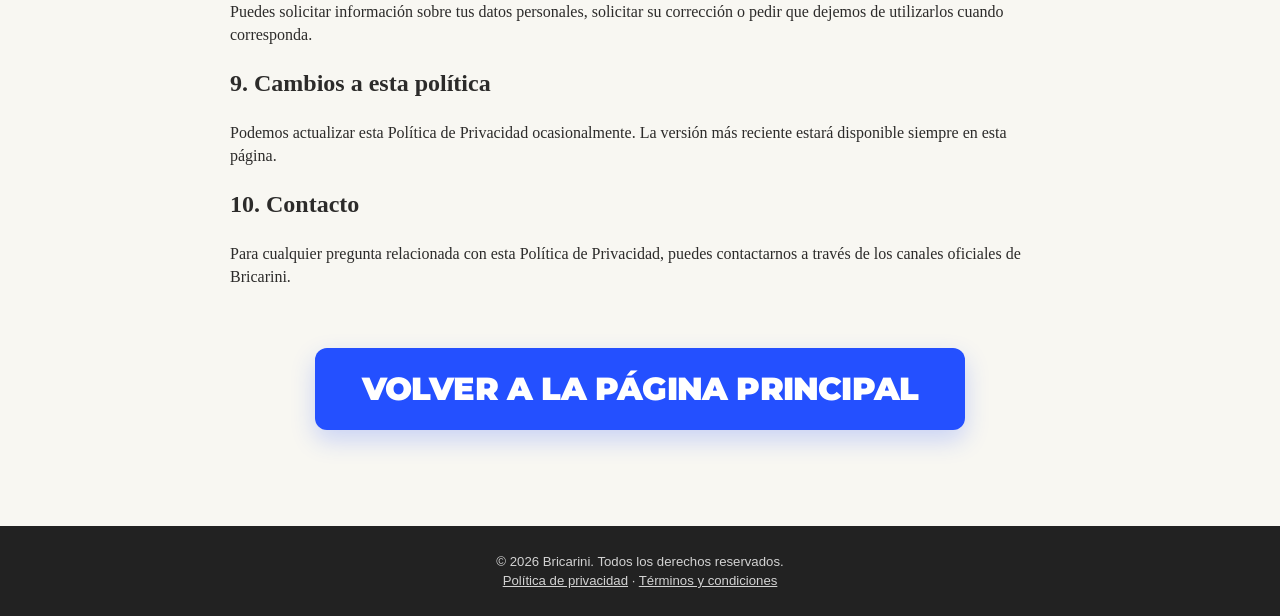
<file: privacidad.html>
<!DOCTYPE html>
<html lang="es">
<head>
  <meta charset="UTF-8" />
  <meta name="viewport" content="width=device-width, initial-scale=1.0" />

  <title>Política de Privacidad | Bricarini</title>

  <meta
    name="description"
    content="Política de privacidad de Bricarini."
  />

  <meta name="theme-color" content="#2450FF" />

  <link rel="preconnect" href="https://fonts.googleapis.com">
  <link rel="preconnect" href="https://fonts.gstatic.com" crossorigin>
  <link
    href="https://fonts.googleapis.com/css2?family=Montserrat:wght@700;800;900&display=swap"
    rel="stylesheet"
  >

  <link rel="stylesheet" href="styles.css" />
</head>

<body>

  <main>

    <section class="section section-white">
      <div class="container narrow">

        <h1 class="section-title center lavender">
          Política de Privacidad
        </h1>

        <p class="lead center">
          Última actualización: septiembre de 2026
        </p>

      </div>
    </section>


    <section class="section section-tint">
      <div class="container narrow">

        <h2>1. Información que recopilamos</h2>

        <p>
          Bricarini puede recopilar información que proporcionas voluntariamente
          al utilizar este sitio, realizar una compra, completar un formulario
          o comunicarte con nosotros.
        </p>

        <p>
          Esta información puede incluir datos como tu nombre, correo electrónico
          y datos relacionados con tu compra.
        </p>


        <h2>2. Cómo utilizamos tu información</h2>

        <p>
          Podemos utilizar tu información para procesar compras, entregar nuestros
          productos digitales, responder consultas, mejorar nuestros productos y
          servicios y enviarte comunicaciones relacionadas con Bricarini.
        </p>


        <h2>3. Pagos y plataformas externas</h2>

        <p>
          Las compras pueden ser procesadas mediante plataformas externas como
          Hotmart. Bricarini no almacena directamente la información completa de
          tus tarjetas o medios de pago.
        </p>

        <p>
          Estas plataformas pueden tratar tus datos conforme a sus propias
          políticas de privacidad.
        </p>


        <h2>4. Cookies y tecnologías de seguimiento</h2>

        <p>
          Este sitio puede utilizar cookies y tecnologías similares para entender
          cómo interactúan los usuarios con la página, medir campañas publicitarias
          y mejorar la experiencia del sitio.
        </p>

        <p>
          También podemos utilizar herramientas de terceros como Meta Pixel o
          servicios similares de medición y publicidad.
        </p>


        <h2>5. Compartir información</h2>

        <p>
          Bricarini no vende tu información personal.
        </p>

        <p>
          Podemos compartir la información necesaria con proveedores que nos ayudan
          a operar el sitio, procesar pagos, entregar productos o medir campañas.
        </p>


        <h2>6. Comunicaciones</h2>

        <p>
          Si proporcionas tu correo electrónico, podemos enviarte información
          relacionada con tus compras, productos, contenido educativo u ofertas
          de Bricarini.
        </p>

        <p>
          Puedes dejar de recibir comunicaciones promocionales utilizando el enlace
          de cancelación incluido en dichos correos.
        </p>


        <h2>7. Protección de la información</h2>

        <p>
          Tomamos medidas razonables para proteger la información que recibimos.
          Sin embargo, ningún sistema de transmisión o almacenamiento de información
          en internet puede garantizar seguridad absoluta.
        </p>


        <h2>8. Tus datos</h2>

        <p>
          Puedes solicitar información sobre tus datos personales, solicitar su
          corrección o pedir que dejemos de utilizarlos cuando corresponda.
        </p>


        <h2>9. Cambios a esta política</h2>

        <p>
          Podemos actualizar esta Política de Privacidad ocasionalmente. La versión
          más reciente estará disponible siempre en esta página.
        </p>


        <h2>10. Contacto</h2>

        <p>
          Para cualquier pregunta relacionada con esta Política de Privacidad,
          puedes contactarnos a través de los canales oficiales de Bricarini.
        </p>


        <div class="center" style="margin-top: 60px;">
          <a class="cta" href="index.html">
            VOLVER A LA PÁGINA PRINCIPAL
          </a>
        </div>

      </div>
    </section>

  </main>


  <footer class="footer">
    <div class="container narrow center">

      <p>
        © 2026 Bricarini. Todos los derechos reservados.
      </p>

      <p>
        <a href="privacidad.html">Política de privacidad</a>
        ·
        <a href="terminos.html">Términos y condiciones</a>
      </p>

    </div>
  </footer>

</body>
</html>
</file>
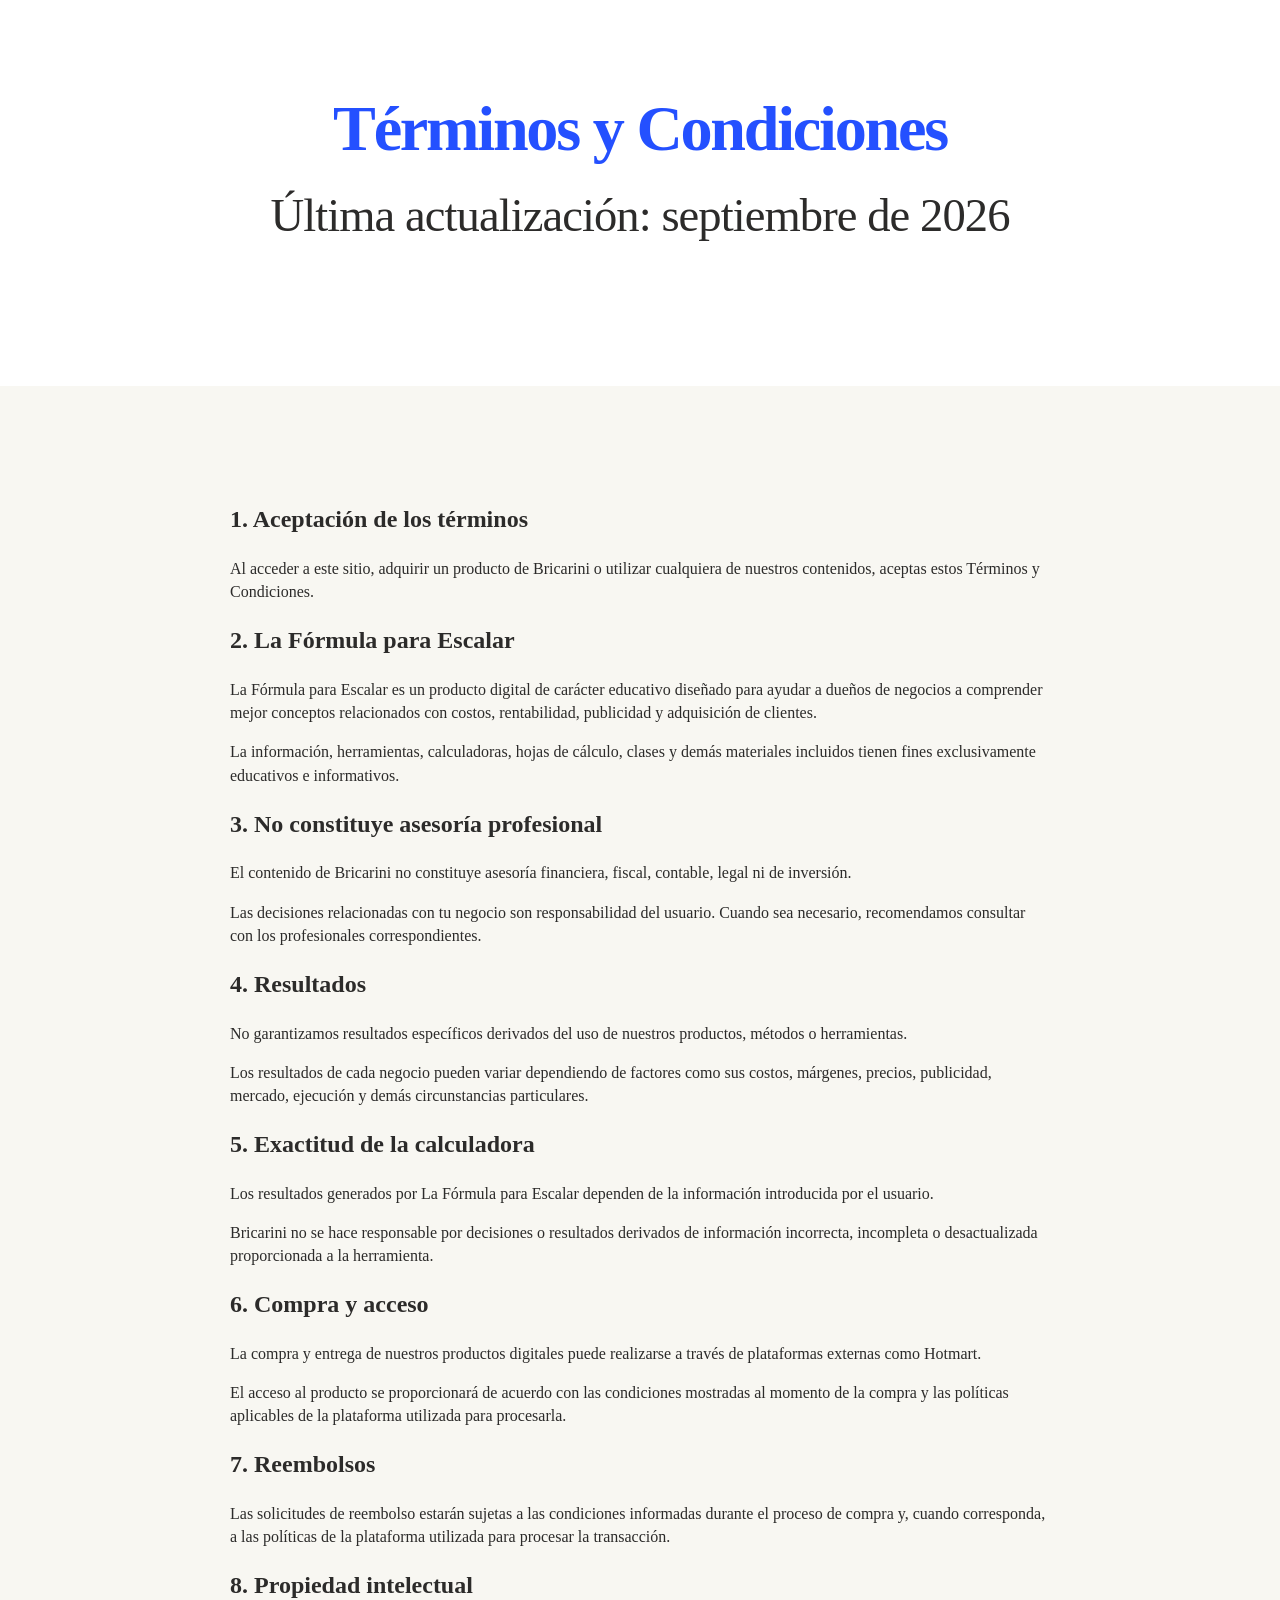
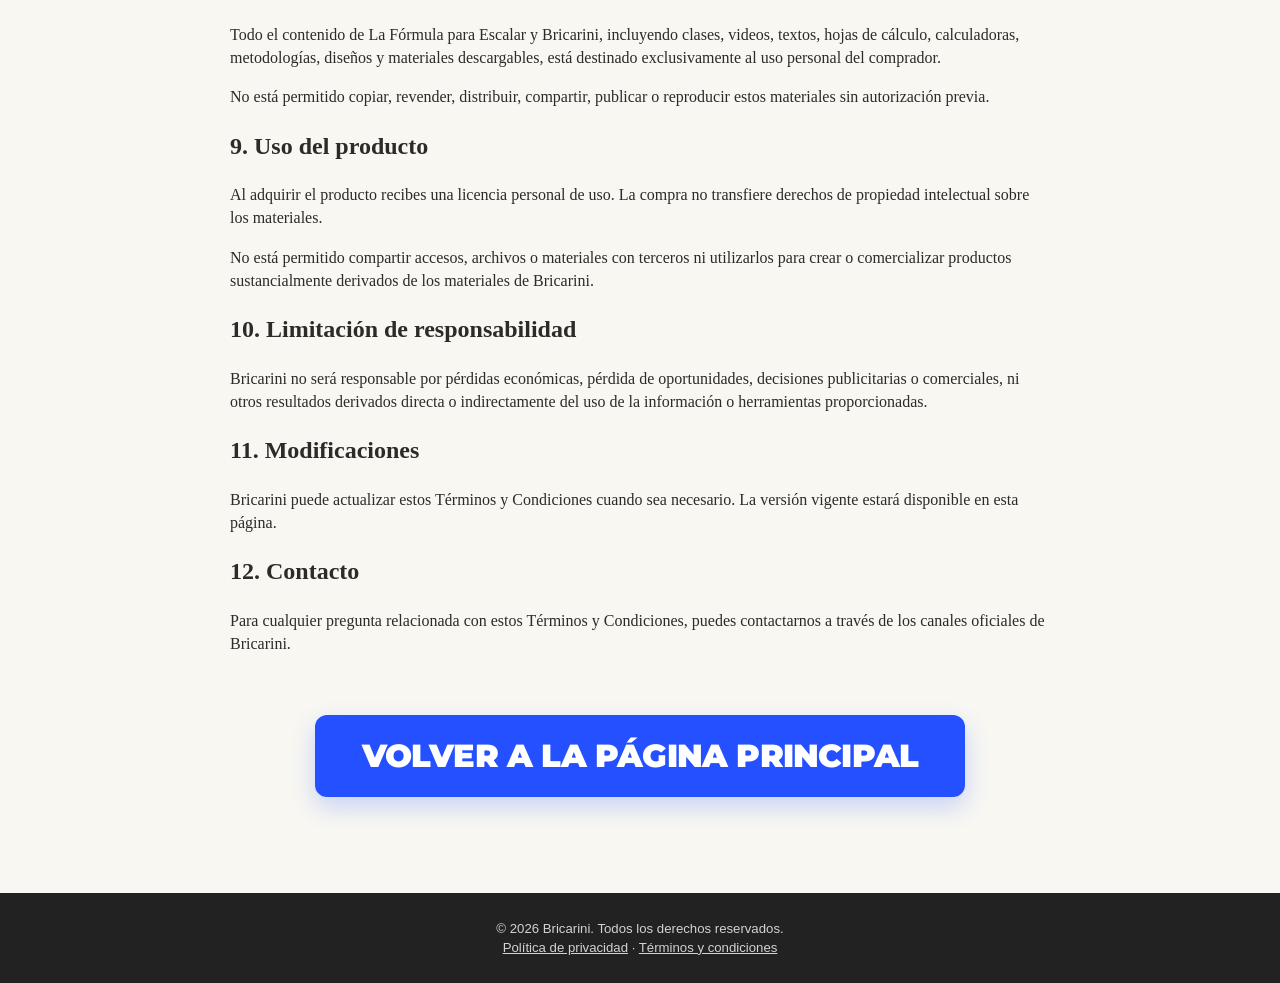
<file: terminos.html>
<!DOCTYPE html>
<html lang="es">
<head>
  <meta charset="UTF-8" />
  <meta name="viewport" content="width=device-width, initial-scale=1.0" />

  <title>Términos y Condiciones | Bricarini</title>

  <meta
    name="description"
    content="Términos y condiciones de Bricarini."
  />

  <meta name="theme-color" content="#2450FF" />

  <link rel="preconnect" href="https://fonts.googleapis.com">
  <link rel="preconnect" href="https://fonts.gstatic.com" crossorigin>
  <link
    href="https://fonts.googleapis.com/css2?family=Montserrat:wght@700;800;900&display=swap"
    rel="stylesheet"
  >

  <link rel="stylesheet" href="styles.css" />
</head>

<body>

  <main>

    <section class="section section-white">
      <div class="container narrow">

        <h1 class="section-title center lavender">
          Términos y Condiciones
        </h1>

        <p class="lead center">
          Última actualización: septiembre de 2026
        </p>

      </div>
    </section>


    <section class="section section-tint">
      <div class="container narrow">

        <h2>1. Aceptación de los términos</h2>

        <p>
          Al acceder a este sitio, adquirir un producto de Bricarini o utilizar
          cualquiera de nuestros contenidos, aceptas estos Términos y Condiciones.
        </p>


        <h2>2. La Fórmula para Escalar</h2>

        <p>
          La Fórmula para Escalar es un producto digital de carácter educativo
          diseñado para ayudar a dueños de negocios a comprender mejor conceptos
          relacionados con costos, rentabilidad, publicidad y adquisición de clientes.
        </p>

        <p>
          La información, herramientas, calculadoras, hojas de cálculo, clases y
          demás materiales incluidos tienen fines exclusivamente educativos e
          informativos.
        </p>


        <h2>3. No constituye asesoría profesional</h2>

        <p>
          El contenido de Bricarini no constituye asesoría financiera, fiscal,
          contable, legal ni de inversión.
        </p>

        <p>
          Las decisiones relacionadas con tu negocio son responsabilidad del usuario.
          Cuando sea necesario, recomendamos consultar con los profesionales
          correspondientes.
        </p>


        <h2>4. Resultados</h2>

        <p>
          No garantizamos resultados específicos derivados del uso de nuestros
          productos, métodos o herramientas.
        </p>

        <p>
          Los resultados de cada negocio pueden variar dependiendo de factores como
          sus costos, márgenes, precios, publicidad, mercado, ejecución y demás
          circunstancias particulares.
        </p>


        <h2>5. Exactitud de la calculadora</h2>

        <p>
          Los resultados generados por La Fórmula para Escalar dependen de la
          información introducida por el usuario.
        </p>

        <p>
          Bricarini no se hace responsable por decisiones o resultados derivados de
          información incorrecta, incompleta o desactualizada proporcionada a la
          herramienta.
        </p>


        <h2>6. Compra y acceso</h2>

        <p>
          La compra y entrega de nuestros productos digitales puede realizarse a
          través de plataformas externas como Hotmart.
        </p>

        <p>
          El acceso al producto se proporcionará de acuerdo con las condiciones
          mostradas al momento de la compra y las políticas aplicables de la
          plataforma utilizada para procesarla.
        </p>


        <h2>7. Reembolsos</h2>

        <p>
          Las solicitudes de reembolso estarán sujetas a las condiciones informadas
          durante el proceso de compra y, cuando corresponda, a las políticas de la
          plataforma utilizada para procesar la transacción.
        </p>


        <h2>8. Propiedad intelectual</h2>

        <p>
          Todo el contenido de La Fórmula para Escalar y Bricarini, incluyendo
          clases, videos, textos, hojas de cálculo, calculadoras, metodologías,
          diseños y materiales descargables, está destinado exclusivamente al uso
          personal del comprador.
        </p>

        <p>
          No está permitido copiar, revender, distribuir, compartir, publicar o
          reproducir estos materiales sin autorización previa.
        </p>


        <h2>9. Uso del producto</h2>

        <p>
          Al adquirir el producto recibes una licencia personal de uso. La compra no
          transfiere derechos de propiedad intelectual sobre los materiales.
        </p>

        <p>
          No está permitido compartir accesos, archivos o materiales con terceros
          ni utilizarlos para crear o comercializar productos sustancialmente
          derivados de los materiales de Bricarini.
        </p>


        <h2>10. Limitación de responsabilidad</h2>

        <p>
          Bricarini no será responsable por pérdidas económicas, pérdida de
          oportunidades, decisiones publicitarias o comerciales, ni otros resultados
          derivados directa o indirectamente del uso de la información o herramientas
          proporcionadas.
        </p>


        <h2>11. Modificaciones</h2>

        <p>
          Bricarini puede actualizar estos Términos y Condiciones cuando sea
          necesario. La versión vigente estará disponible en esta página.
        </p>


        <h2>12. Contacto</h2>

        <p>
          Para cualquier pregunta relacionada con estos Términos y Condiciones,
          puedes contactarnos a través de los canales oficiales de Bricarini.
        </p>


        <div class="center" style="margin-top: 60px;">
          <a class="cta" href="index.html">
            VOLVER A LA PÁGINA PRINCIPAL
          </a>
        </div>

      </div>
    </section>

  </main>


  <footer class="footer">
    <div class="container narrow center">

      <p>
        © 2026 Bricarini. Todos los derechos reservados.
      </p>

      <p>
        <a href="privacidad.html">Política de privacidad</a>
        ·
        <a href="terminos.html">Términos y condiciones</a>
      </p>

    </div>
  </footer>

</body>
</html>
</file>
<file: styles.css>
/* =========================
   LA FÓRMULA PARA ESCALAR
   Static landing page
   ========================= */

:root {
  --bg: #ffffff;
  --tint: #f8f7f2;
  --ink: #2c2b2a;
  --muted: #655f5a;

  --lavender: #2450FF;
  --lavender-dark: #1739D6;

  --green: #708f4e;
  --border: #d7d2cb;
  --placeholder: #f1eee8;
  --shadow: 0 14px 35px rgba(34, 30, 28, .08);
  --radius: 18px;
  --max: 1120px;
}

* {
  box-sizing: border-box;
}

html {
  scroll-behavior: smooth;
}

body {
  margin: 0;
  font-family: Georgia, "Times New Roman", serif;
  color: var(--ink);
  background: var(--bg);
  line-height: 1.45;
  -webkit-font-smoothing: antialiased;
}

img {
  max-width: 100%;
  display: block;
}

a {
  color: inherit;
}

.container {
  width: min(calc(100% - 62px), var(--max));
  margin: 0 auto;
}

.container.narrow {
  max-width: 820px;
}

.container.medium {
  max-width: 900px;
}

.center {
  text-align: center;
}

.section {
  padding: 96px 0;
}

.section-white {
  background: #fff;
}

.section-tint {
  background: var(--tint);
}

.section-final {
  background: #fbfaf8;
}

/* =========================
   HERO
   ========================= */

.hero {
  padding-top: 60px;
}

.hero-kicker {
  margin: 0 auto 24px;
  font-family: "Montserrat", Arial, Helvetica, sans-serif;
  font-size: .75rem;
  font-weight: 600;
  letter-spacing: .09em;
  color: var(--muted);
}

.display {
  margin: 0 auto 34px;
  font-size: clamp(2.813rem, 7.5vw, 6.075rem);
  line-height: .98;
  letter-spacing: -.045em;
  font-weight: 800;
}

.display.dark {
  color: var(--ink);
}

.lavender {
  color: var(--lavender);
}

.olive {
  color: #6B874C;
}

.subhead {
  max-width: 760px;
  margin: 0 auto 50px;
  font-size: clamp(1.463rem, 4vw, 2.913rem);
  line-height: 1.08;
  font-weight: 500;
  letter-spacing: -.02em;
}

.hero-product {
  margin: 0 auto;
}

.hero-product img {
  width: 100%;
  height: auto;
}

/* =========================
   TEXT
   ========================= */

.section-title {
  margin: 0 auto 28px;
  font-size: clamp(2.013rem, 5.6vw, 4.013rem);
  line-height: 1.03;
  letter-spacing: -.035em;
  font-weight: 800;
}

.lead {
  max-width: 760px;
  margin: 0 auto 50px;
  font-size: clamp(1.463rem, 4vw, 2.913rem);
  line-height: 1.08;
  font-weight: 500;
  letter-spacing: -.02em;
}

.italic {
  font-style: italic;
}

.eyebrow {
  margin: 0 0 32px;
  font-size: clamp(0.975rem, 2.4vw, 1.475rem);
  font-style: italic;
}

/* =========================
   CTA
   ========================= */

.cta {
  display: block;
  width: min(calc(100% - 36px), 650px);
  margin: 40px auto 0;
  padding: 24px 20px;
  border-radius: 12px;
  background: var(--lavender);
  color: #fff;
  text-decoration: none;
  text-align: center;
  font-family: "Montserrat", Arial, Helvetica, sans-serif;
  font-size: clamp(1.25rem, 3.5vw, 2rem);
  line-height: 1.05;
  font-weight: 900;
  letter-spacing: -.025em;
  transition:
    transform .18s ease,
    background .18s ease,
    box-shadow .18s ease;
  box-shadow: 0 10px 24px rgba(36, 80, 255, .22);
}

.cta:hover {
  transform: translateY(-2px);
  background: var(--lavender-dark);
  box-shadow: 0 14px 28px rgba(36, 80, 255, .28);
}

.cta:focus-visible {
  outline: 4px solid rgba(36, 80, 255, .35);
  outline-offset: 4px;
}

.cta-olive {
  display: block;
  width: min(calc(100% - 36px), 650px);
  margin: 40px auto 0;
  padding: 24px 28px;
  border-radius: 12px;
  background: #6B874C;
  color: #fff;
  text-decoration: none;
  text-align: center;
  font-family: "Montserrat", Arial, Helvetica, sans-serif;
  font-size: clamp(1.25rem, 3.5vw, 2rem);
  line-height: 1.05;
  font-weight: 900;
  letter-spacing: -.025em;
  transition:
    transform .18s ease,
    background .18s ease,
    box-shadow .18s ease;
  box-shadow: 0 10px 24px rgba(107, 135, 76, .22);
}

.cta-olive:hover {
  background: #56703c;
  box-shadow: 0 14px 28px rgba(107, 135, 76, .28);
}

.cta-olive:focus-visible {
  outline: 4px solid rgba(107, 135, 76, .35);
}

.microlegend {
  max-width: 600px;
  margin: 20px auto 0;
  font-family: Arial, Helvetica, sans-serif;
  font-size: clamp(.4rem, 2.2vw, 1.05rem);
  color: var(--muted);
}

/* =========================
   MOCKUPS
   ========================= */

.mockup {
  display: grid;
  place-items: center;
  width: 100%;
  margin: 44px auto;
  border: 2px dashed var(--border);
  border-radius: var(--radius);
  background:
    linear-gradient(
      135deg,
      rgba(36, 80, 255, .05),
      rgba(112, 143, 78, .05)
    ),
    var(--placeholder);
  color: #8c857e;
  text-align: center;
  font-family: Arial, Helvetica, sans-serif;
  font-size: .775rem;
  font-weight: 700;
  letter-spacing: .04em;
  padding: 24px;
}

.mockup-xl {
  min-height: 480px;
}

.mockup-lg {
  min-height: 360px;
}

.mockup-proof {
  min-height: 430px;
}

.proof-image {
  width: 100%;
  max-width: 900px;
  height: auto;
  display: block;
  margin: 0 auto;
}

.product-mockup {
  display: block;
  width: 100%;
  max-width: 850px;
  height: auto;
  margin: 0 auto 40px;
}

/* =========================
   CHECKLIST
   ========================= */

.checklist {
  margin: 52px auto 34px;
  display: grid;
  gap: 34px;
}

.check-row {
  display: grid;
  grid-template-columns: 42px 1fr;
  gap: 20px;
  align-items: start;
}

.check-row p {
  margin: 0;
  font-size: clamp(1.225rem, 3vw, 1.975rem);
  line-height: 1.35;
}

.check {
  width: 38px;
  height: 38px;
  border-radius: 50%;
  display: grid;
  place-items: center;
  background: var(--lavender);
  color: white;
  font-family: Arial, Helvetica, sans-serif;
  font-size: 1.35rem;
  font-weight: 900;
}

.more {
  margin: 42px 0 26px;
  font-size: clamp(2.175rem, 6vw, 4.475rem);
  line-height: 1;
}

.scroll-note {
  margin: 40px auto 0;
  max-width: 760px;
  font-size: clamp(0.975rem, 2.6vw, 1.425rem);
}

/* =========================
   OFFER CARDS
   ========================= */

.offer-card {
  padding: 0 0 32px;
  margin: 0 0 32px;
  border-bottom: 1px solid var(--border);
}

.offer-card:last-child {
  border-bottom: 0;
  margin-bottom: 0;
  padding-bottom: 0;
}

.offer-card h3 {
  margin: 32px 0 26px;
  font-size: clamp(1.875rem, 4.9vw, 3.375rem);
  line-height: 1.06;
  letter-spacing: -.03em;
}

.offer-card p {
  margin: 0 0 22px;
  font-size: clamp(1.125rem, 3vw, 1.875rem);
}

.price-line {
  font-size: clamp(1.375rem, 3.5vw, 2.125rem) !important;
}

.old-price {
  text-decoration: line-through;
  color: #c2352b;
  margin-right: 8px;
}

.price-line strong {
  color: #2f9c2f;
}

/* =========================
   TESTIMONIALS
   ========================= */

.testimonial-intro {
  font-size: clamp(1.125rem, 2.7vw, 1.675rem);
  margin-bottom: 36px;
}

.testimonial-grid {
  display: grid;
  gap: 24px;
}

.testimonial {
  margin: 0;
  padding: 32px;
  border: 1px solid var(--border);
  border-radius: 16px;
  background: #fff;
  box-shadow: var(--shadow);
}

.testimonial blockquote {
  margin: 0;
  font-size: clamp(1.075rem, 2.6vw, 1.525rem);
  line-height: 1.45;
}

.testimonial figcaption {
  margin-top: 22px;
  font-family: Arial, Helvetica, sans-serif;
  font-size: .875rem;
  font-weight: 700;
}

.hidden-until-real {
  display: none;
}

/* =========================
   MINI LIST
   ========================= */

.mini-list {
  max-width: 760px;
  margin: 45px auto;
  padding-left: 38px;
  text-align: left;
  font-size: 20px;
}

.mini-list li {
  padding-left: 8px;
  margin-bottom: 18px;
}

.mini-list li::marker {
  color: #2450ff;
  font-size: 1.2em;
}

/* =========================
   CASE TABLE
   ========================= */

.case-table {
  width: 100%;
  max-width: 760px;
  margin: 48px auto 0;
  border-collapse: separate;
  border-spacing: 0;
  font-family: Arial, Helvetica, sans-serif;
  background: #fff;
  border: 1px solid var(--border);
  border-radius: 18px;
  overflow: hidden;
  box-shadow: 0 12px 35px rgba(30, 30, 30, 0.05);
}

.case-table th,
.case-table td {
  padding: 22px 20px;
  font-size: clamp(0.95rem, 2.2vw, 1.2rem);
  line-height: 1.35;
  text-align: center;
  border-bottom: 1px solid var(--border);
}

.case-table th:not(:last-child),
.case-table td:not(:last-child) {
  border-right: 1px solid var(--border);
}

.case-table th {
  padding-top: 24px;
  padding-bottom: 24px;
  background: #fff;
  font-weight: 800;
  font-size: clamp(1rem, 2.4vw, 1.3rem);
}

.case-table td:first-child,
.case-table th:first-child {
  width: 30%;
  text-align: left;
  font-weight: 700;
  background: #f8f7f2;
}

.case-table td:nth-child(2),
.case-table td:nth-child(3) {
  width: 35%;
}

.case-table tr:nth-child(3) td:nth-child(2),
.case-table tr:nth-child(4) td:nth-child(2) {
  font-weight: 800;
  color: #2450ff;
}

.case-table tr:nth-child(3) td:nth-child(3),
.case-table tr:nth-child(4) td:nth-child(3) {
  font-weight: 800;
}

.case-table tr:last-child td {
  padding-top: 26px;
  padding-bottom: 26px;
  border-bottom: 0;
}

.case-table tr:last-child td:nth-child(2) {
  background: #f2f6ff;
  font-weight: 700;
}

.case-table tr:last-child td:nth-child(3) {
  background: #faf4f1;
  font-weight: 700;
}

/* =========================
   FIT SECTION
   ========================= */

.fit-grid {
  display: grid;
  grid-template-columns: 1fr 1fr;
  gap: 24px;
  margin-top: 48px;
}

.fit-card {
  padding: 36px;
  background: #fff;
  border: 1px solid var(--border);
  border-radius: var(--radius);
}

.fit-card h3 {
  margin-top: 0;
  font-size: 2rem;
}

.fit-card p {
  font-size: 1.15rem;
}

.fit-yes {
  color: #6B874C;
}

.fit-no {
  color: #c2352b;
}

/* =========================
   FAQ
   ========================= */

.faq-item {
  border-bottom: 1px solid var(--border);
  padding: 24px 0;
}

.faq-item summary {
  cursor: pointer;
  font-size: 1.35rem;
  font-weight: 700;
}

.faq-item p {
  margin: 18px 0 0;
  font-size: 1.1rem;
  color: var(--muted);
}

/* =========================
   FOOTER
   ========================= */

.footer {
  background: #222;
  color: #fff;
  padding: 26px 0;
  font-family: Arial, Helvetica, sans-serif;
  font-size: .825rem;
}

.footer p {
  margin: 0;
  opacity: .8;
}

/* =========================
   MOBILE
   ========================= */

@media (max-width: 720px) {


  .section {
    padding: 50px 0;
  }

  /* HERO MÁS COMPACTO SIN CAMBIAR EL HEADLINE */

  .hero {
    padding-top: 24px;
     padding-bottom: 2px;
  }

  .hero-kicker {
    max-width: 330px;
    margin-bottom: 18px;
    font-size: .68rem;
    line-height: 1.18;
    letter-spacing: .08em;
  }

 .hero .display {
  max-width: 390px;
  margin-bottom: 18px;
  font-size: clamp(2.35rem, 10.2vw, 3.4rem);
  line-height: .93;
  letter-spacing: -.045em;
}

  .hero .subhead {
    max-width: 390px;
    margin-bottom: 20px;
    font-size: 1.28rem;
    line-height: 1.08;
    letter-spacing: -.025em;
  }

  .hero-product {
    margin: 4px auto 10px;
  }

  .hero-product img {
    width: 100%;
  }

  .hero .cta {
    width: 100%;
    margin-top: 14px;
    padding: 18px 14px;
    font-size: 1.08rem;
    line-height: 1.02;
    border-radius: 11px;
  }

  .hero .microlegend {
    margin-top: 12px;
    font-size: .55rem;
    line-height: 1.2;
  }

  .hero .lead {
    margin-top: 32px;
    font-size: 1.3rem;
    line-height: 1.3;
  }

  /* RESTO DE MOBILE */

.section-title {
  font-size: clamp(1.75rem, 7.5vw, 2.6rem);
  line-height: 1.05;
}

  .lead {
    font-size: 1.25rem;
  }

  .mockup-xl {
    min-height: 320px;
  }

  .mockup-lg {
    min-height: 260px;
  }

  .mockup-proof {
    min-height: 300px;
  }

  .check-row {
    grid-template-columns: 40px 1fr;
    gap: 14px;
  }

  .check {
    width: 36px;
    height: 36px;
    font-size: 1.2rem;
  }

  .check-row p {
    font-size: 1.2rem;
  }

  .cta,
  .cta-olive {
    width: 100%;
    padding: 20px 16px;
    font-size: 1.15rem;
  }

  .fit-grid {
    grid-template-columns: 1fr;
  }

  .fit-card {
    padding: 28px 24px;
  }

  .comparison {
    grid-template-columns: 1fr;
  }

  .case-table th,
  .case-table td {
    padding: 14px 8px;
    font-size: .82rem;
  }
}

/* =========================
   REDUCED MOTION
   ========================= */

@media (prefers-reduced-motion: reduce) {
  html {
    scroll-behavior: auto;
  }

  .cta {
    transition: none;
  }
}
</file>
